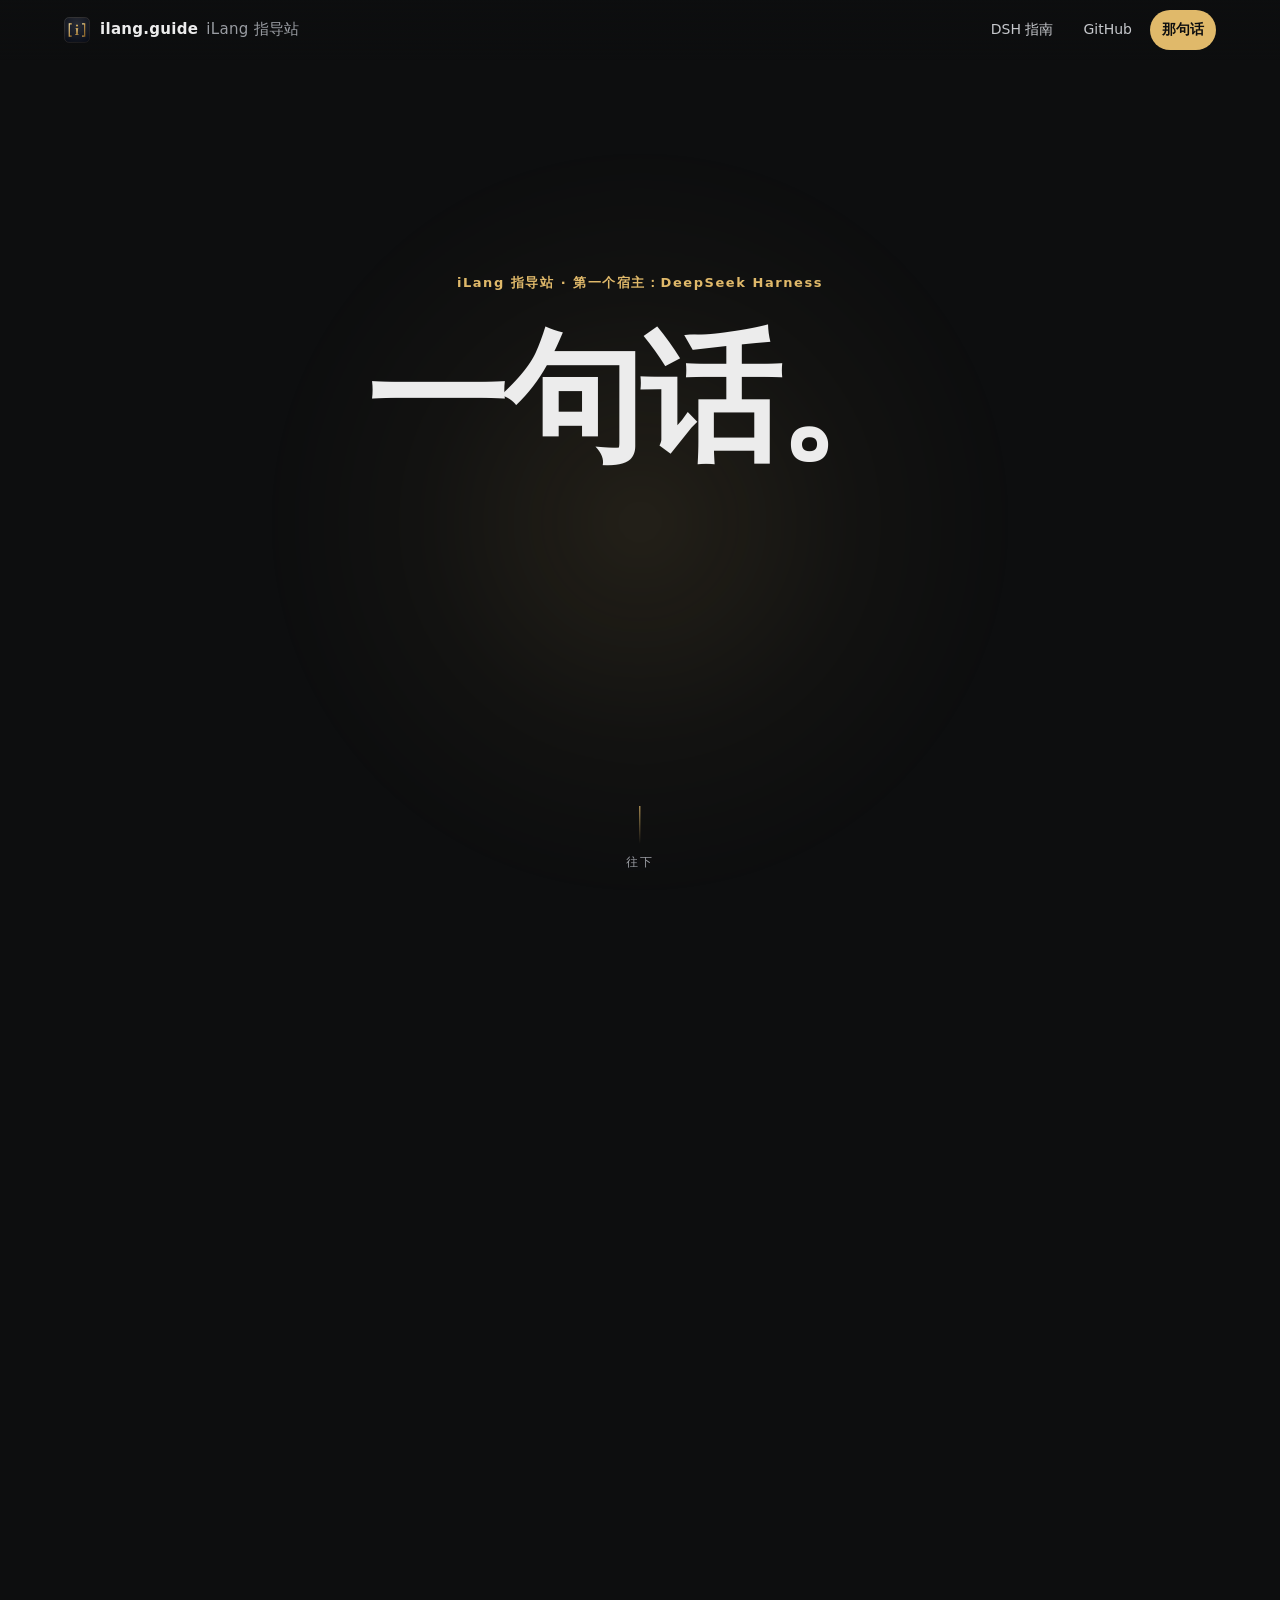
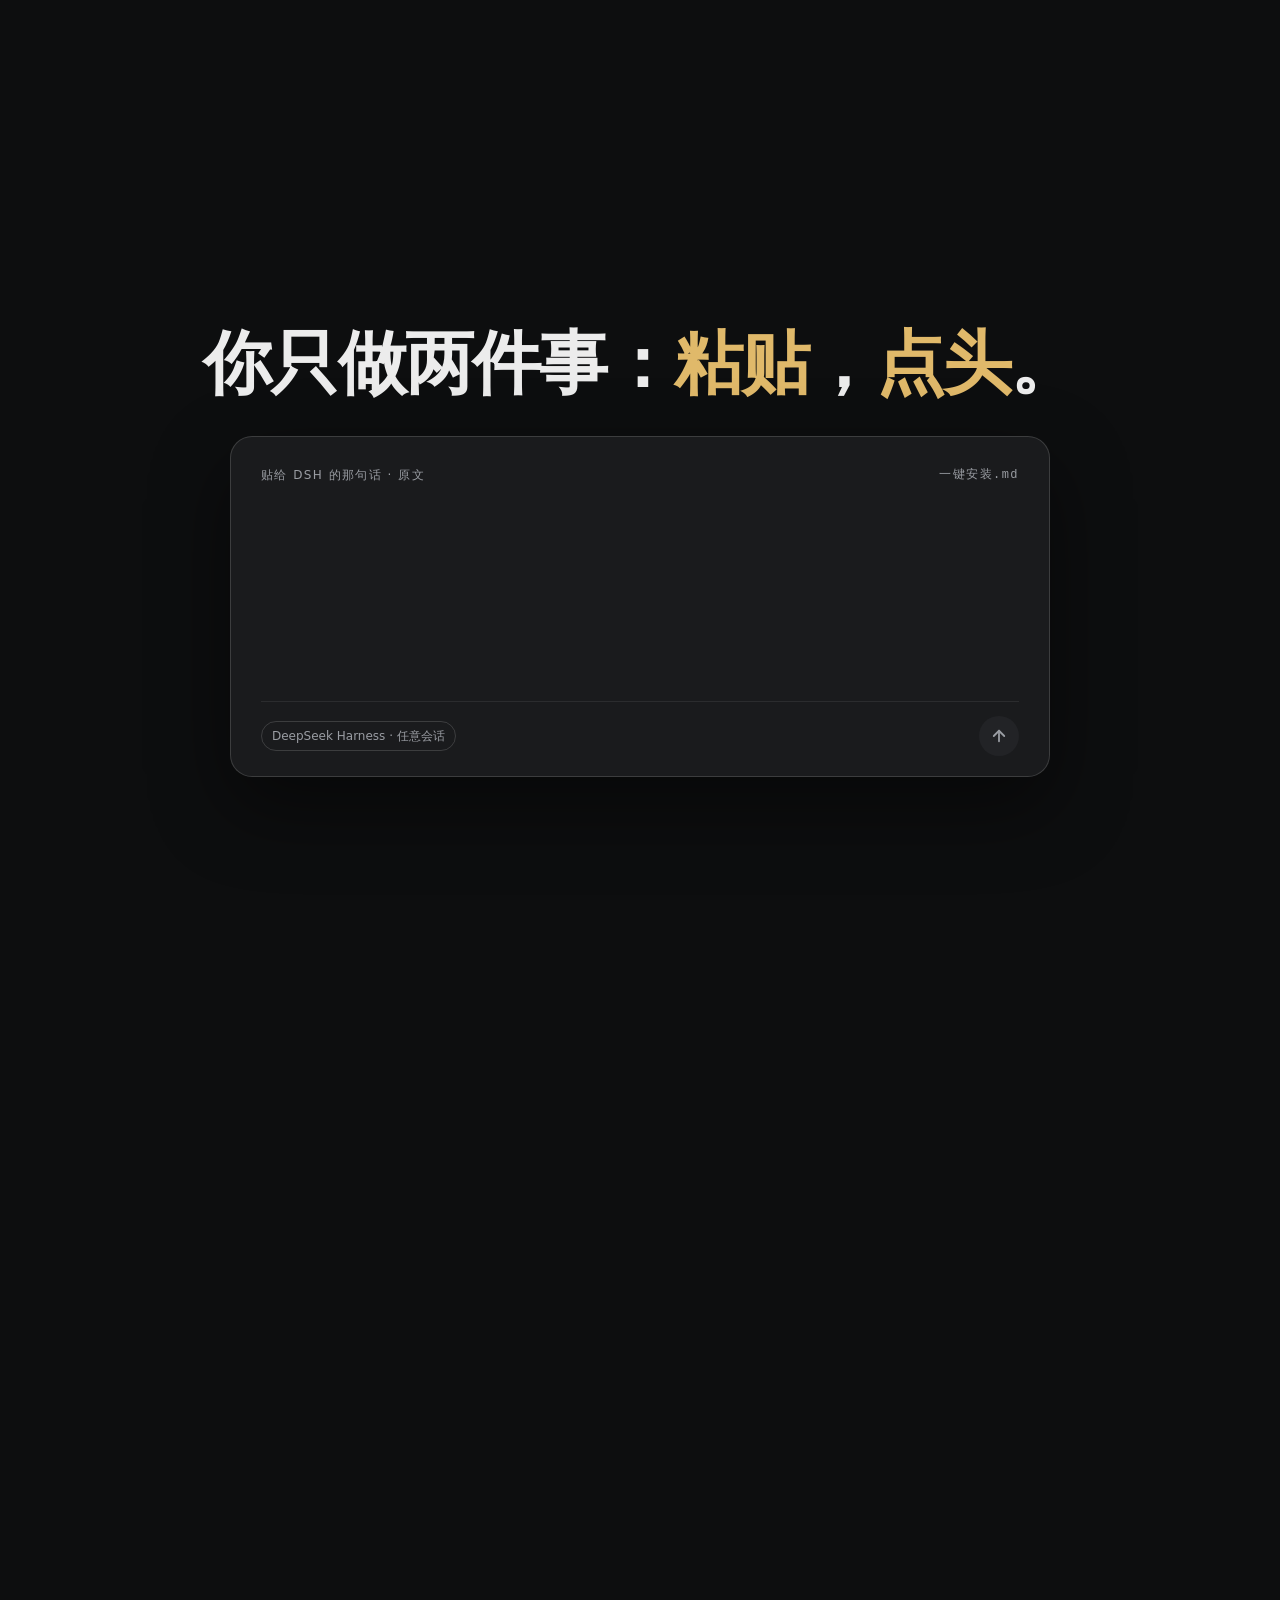
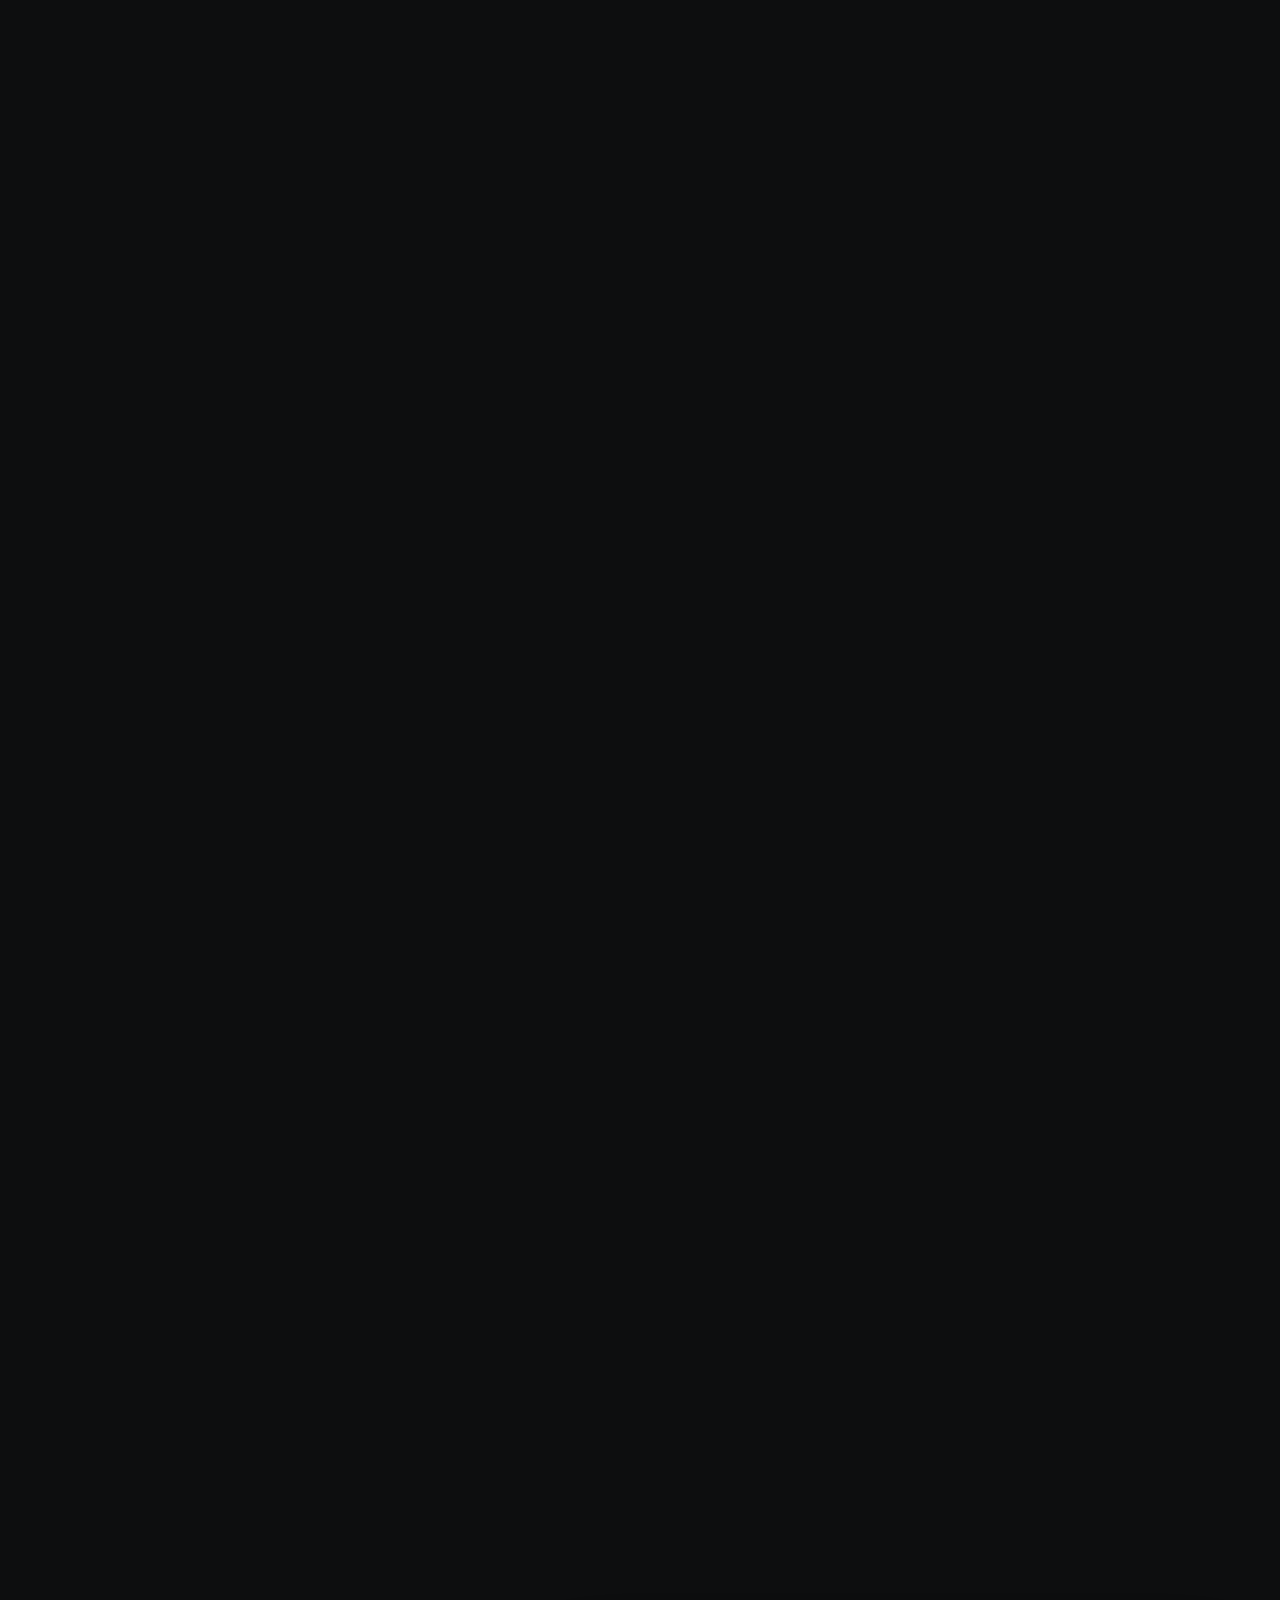
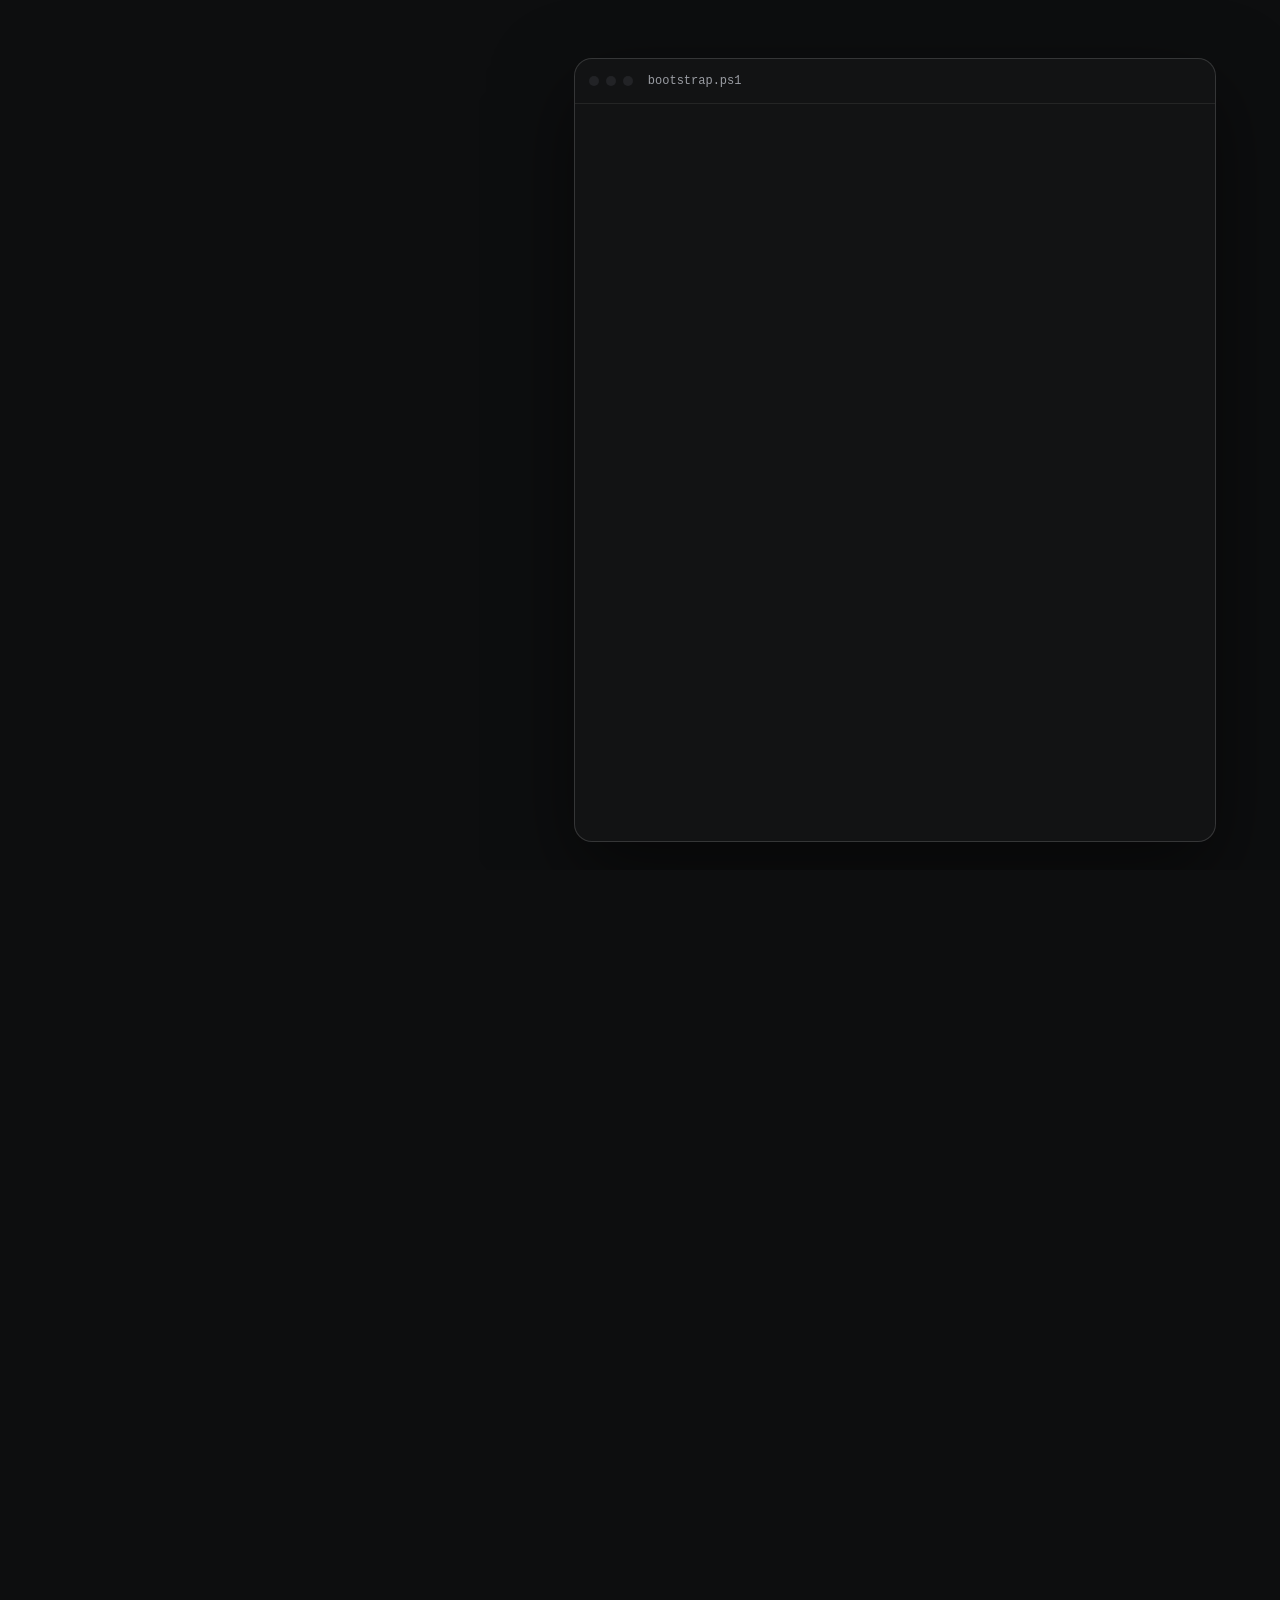
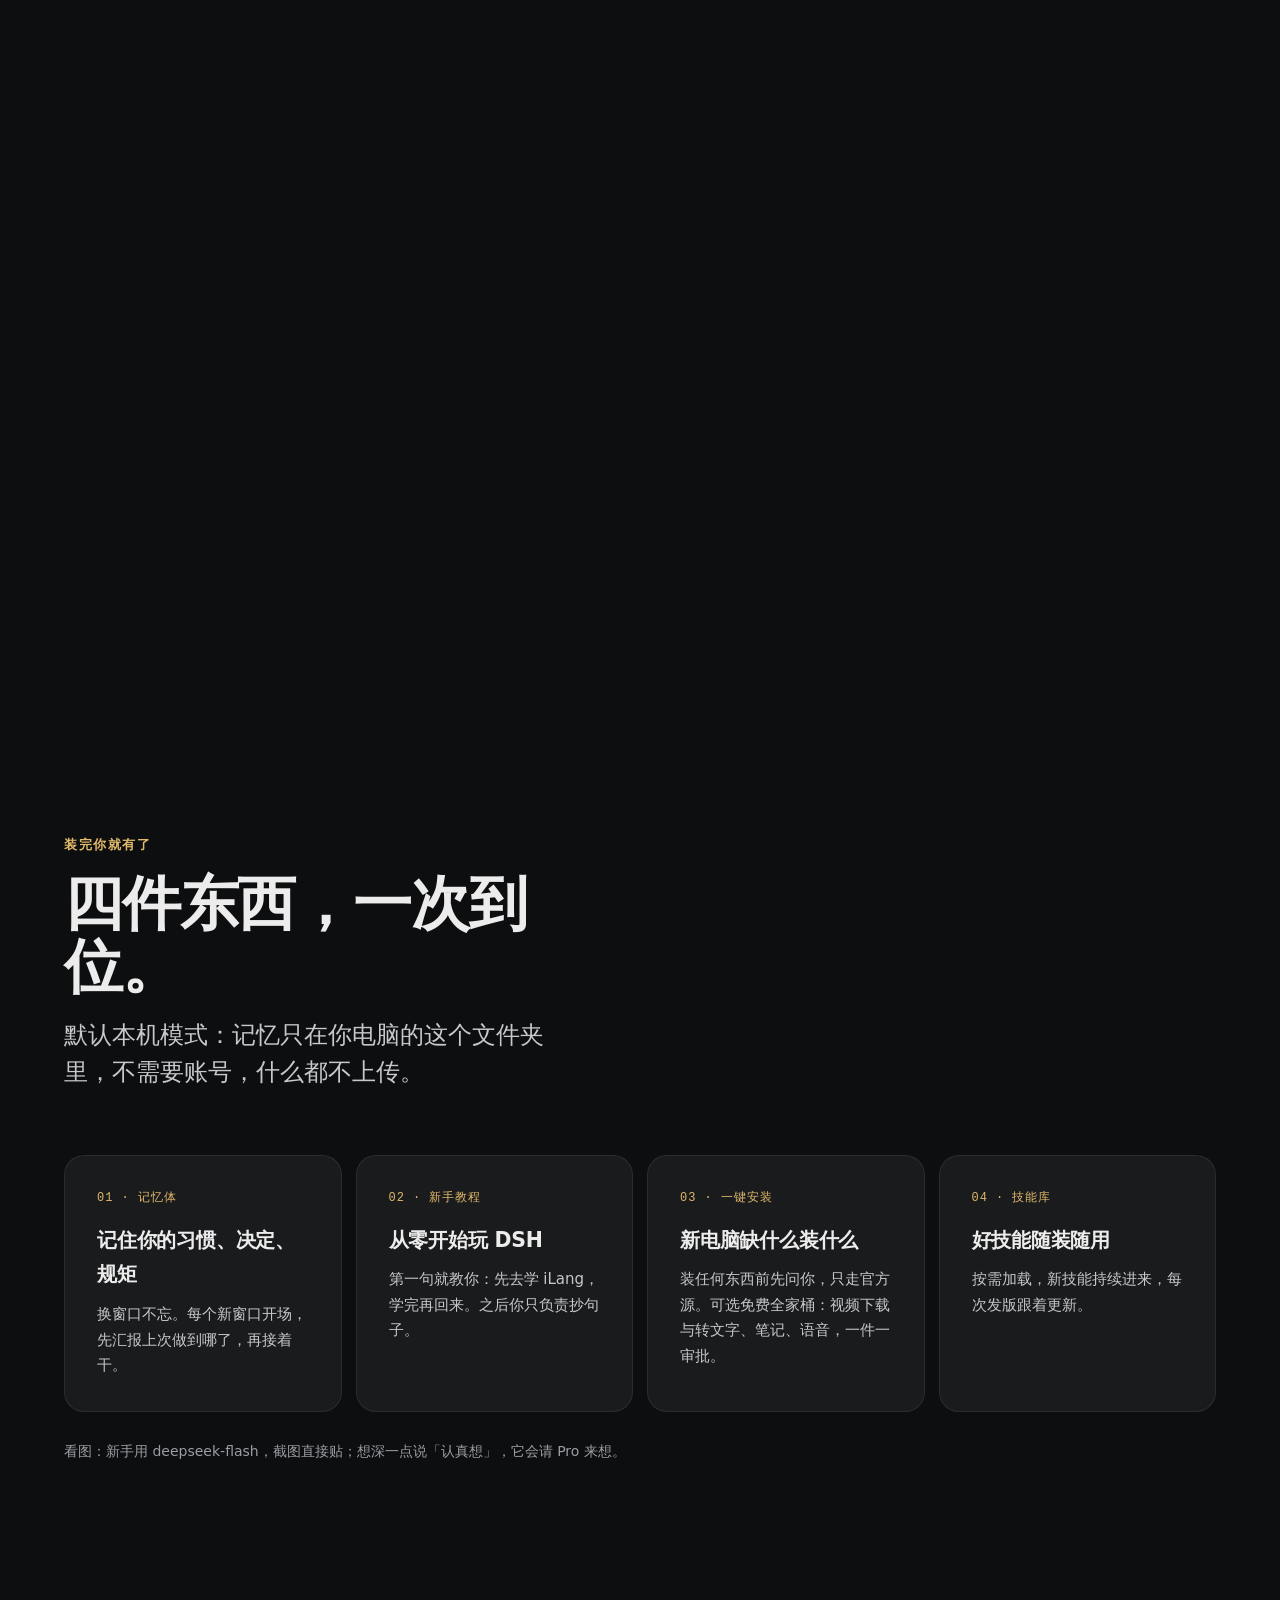
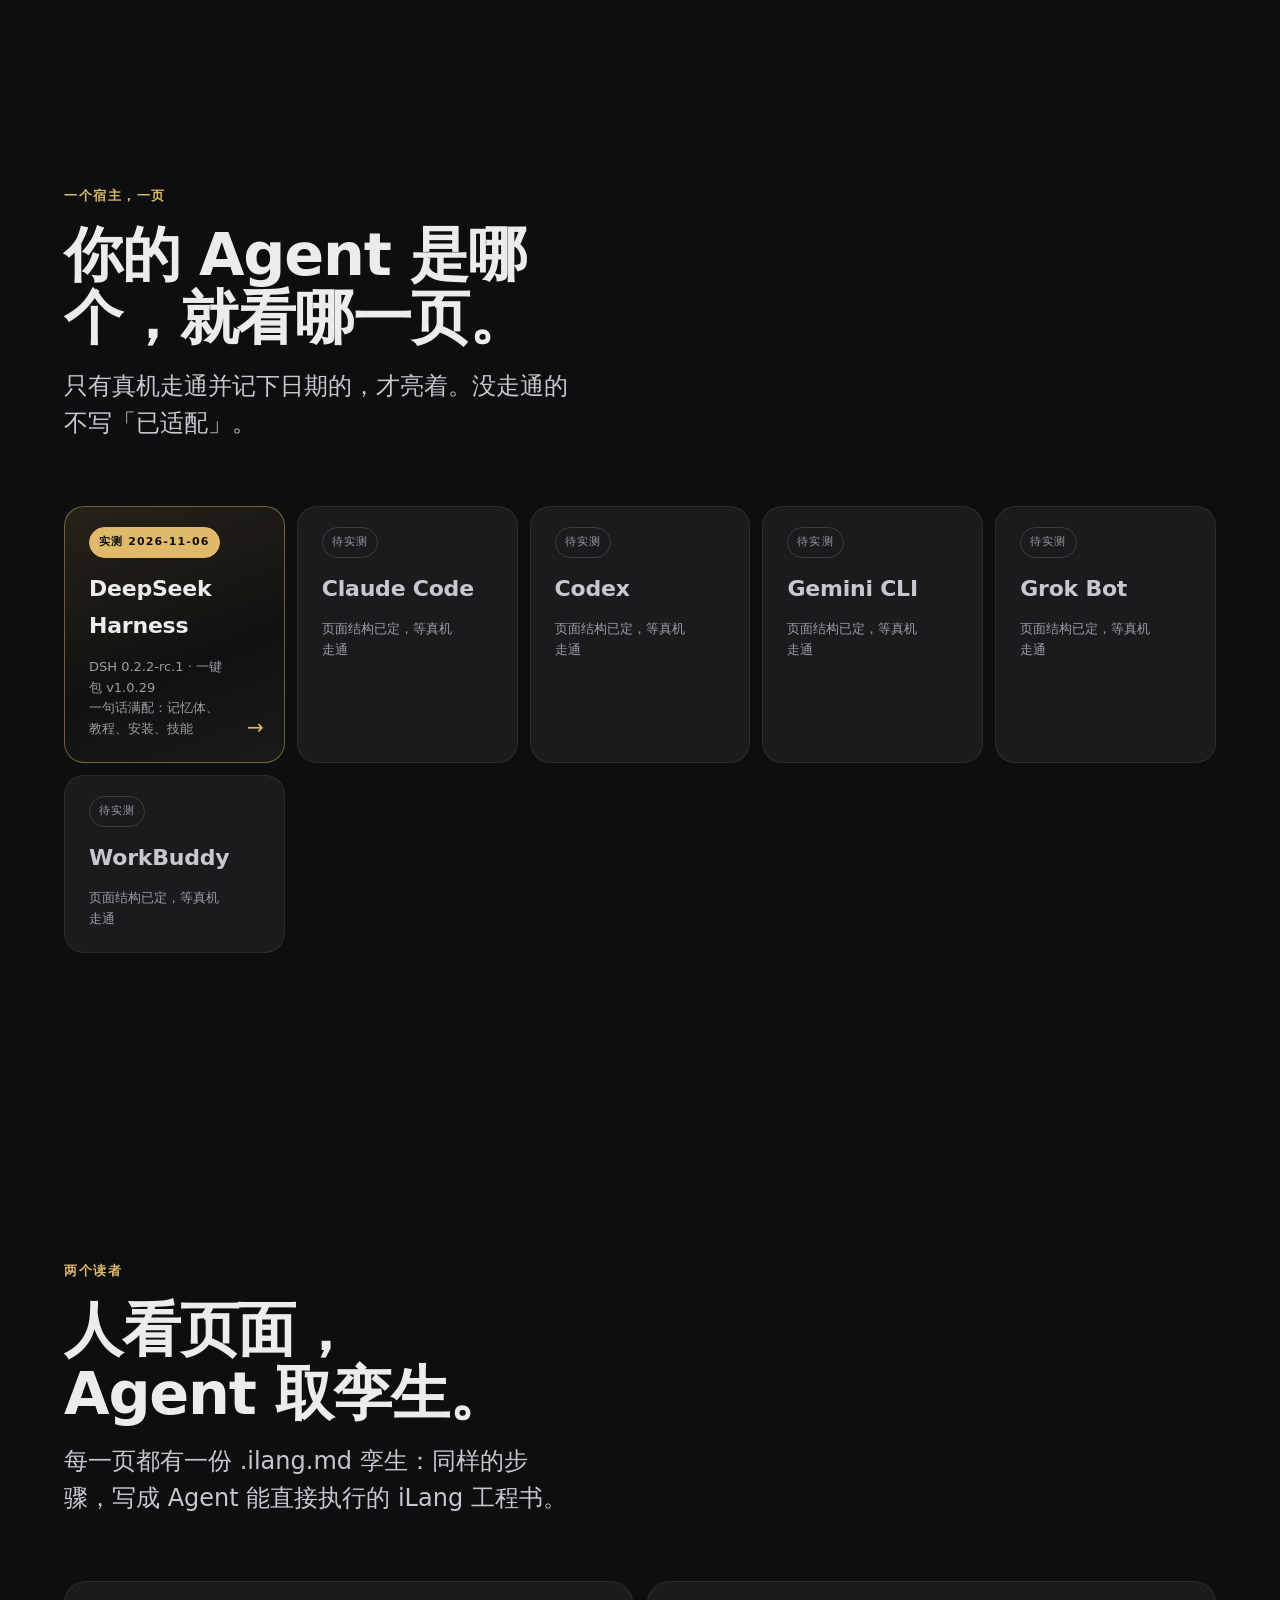
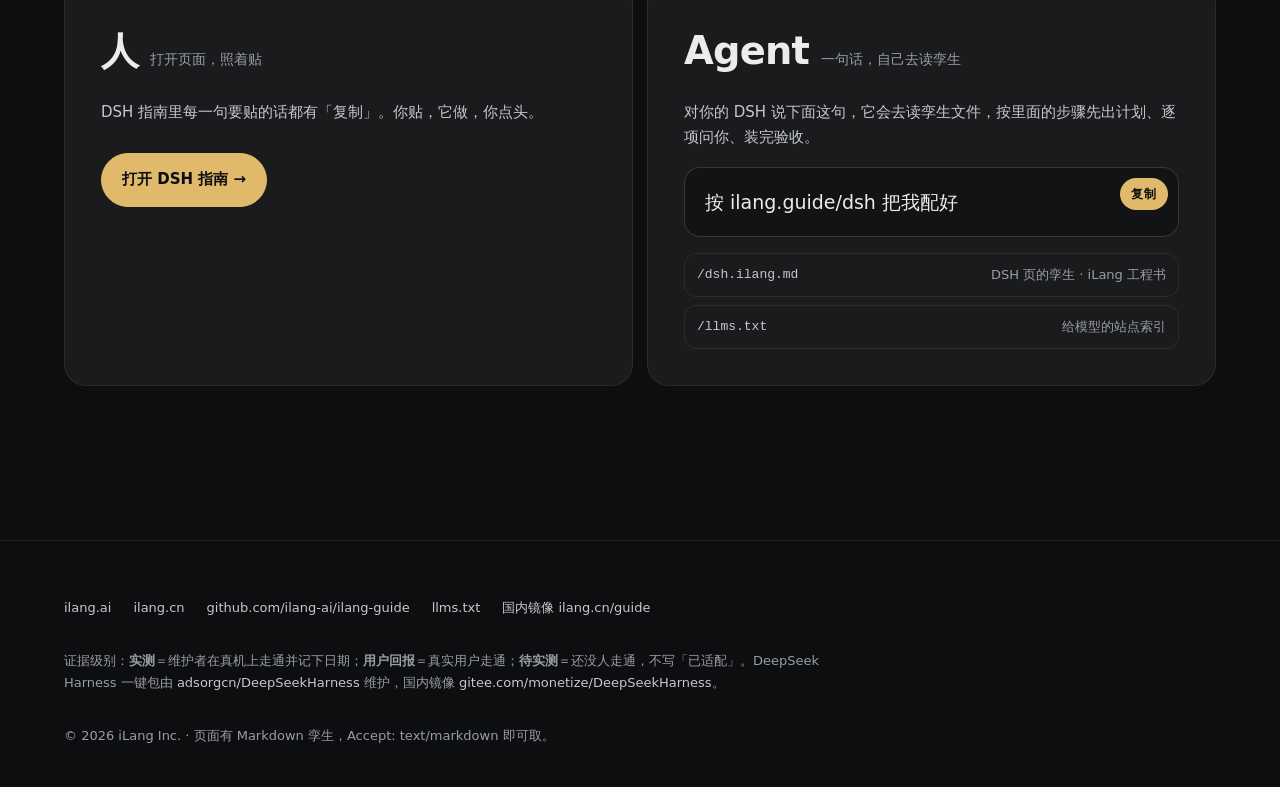
<file: index.html>
<!DOCTYPE html>
<html lang="zh-CN">
<head>
<meta charset="utf-8">
<meta name="viewport" content="width=device-width, initial-scale=1, viewport-fit=cover">
<title>一句话，配好你的 Agent · ilang.guide</title>
<meta name="description" content="ilang.guide 是 iLang 官方指导站：怎么在你的 Agent 上用 iLang。一个宿主一页，人看页面，Agent 取 .ilang.md 孪生照做。第一个宿主：DeepSeek Harness，一句话满配。">
<link rel="canonical" href="https://ilang.guide/">
<link rel="alternate" type="text/markdown" href="https://ilang.guide/index.md">
<link rel="icon" type="image/svg+xml" href="/assets/ilang-logo.svg">
<link rel="apple-touch-icon" href="/assets/ilang-logo-120.png">
<meta name="theme-color" content="#0d0e0f">
<meta property="og:type" content="website">
<meta property="og:site_name" content="ilang.guide">
<meta property="og:title" content="一句话，配好你的 Agent">
<meta property="og:description" content="iLang 官方指导站。一个宿主一页：人看页面，Agent 取孪生照做。第一个宿主：DeepSeek Harness。">
<meta property="og:url" content="https://ilang.guide/">
<meta property="og:image" content="https://ilang.guide/assets/ilang-logo-120.png">
<meta name="twitter:card" content="summary">
<link rel="ai-catalog" href="/.well-known/ai-catalog.json">
<link rel="api-catalog" href="/.well-known/api-catalog">
<link rel="service-desc" href="/openapi.json" type="application/json">
<link rel="stylesheet" href="/assets/site.css?v=7">
<script type="application/ld+json">
{"@context":"https://schema.org","@graph":[
 {"@type":"WebSite","@id":"https://ilang.guide/#site","url":"https://ilang.guide/","name":"ilang.guide","inLanguage":"zh-CN","description":"iLang 官方指导站：怎么在你的 Agent 上用 iLang。一个宿主一页，人看页面，Agent 取 .ilang.md 孪生照做。","publisher":{"@id":"https://ilang.ai/#org"}},
 {"@type":"Organization","@id":"https://ilang.ai/#org","name":"iLang Inc.","url":"https://ilang.ai/","logo":"https://ilang.guide/assets/ilang-logo-120.png","sameAs":["https://ilang.ai/","https://ilang.cn/","https://github.com/ilang-ai"]}
]}
</script>
</head>
<body>
<a class="sr" href="#main">跳到内容</a>
<div class="progress" aria-hidden="true"></div>
<header class="nav">
  <a class="brand" href="/"><img src="/assets/ilang-logo.svg" alt="" width="26" height="26"><span><b>ilang.guide</b><i>iLang 指导站</i></span></a>
  <nav class="links" aria-label="站内">
    <a href="/dsh/">DSH 指南</a>
    <a class="hide-m" href="https://github.com/ilang-ai/ilang-guide" target="_blank" rel="noopener">GitHub</a>
    <a class="cta" href="/dsh/#say">那句话</a>
  </nav>
</header>

<main id="main">

<!-- 幕一：一句话 -->
<section class="act act-hero" aria-label="开场">
  <div class="stage">
    <div class="glow" aria-hidden="true"></div>
    <div class="inner">
      <div class="eyebrow" data-out="0.86">iLang 指导站 · 第一个宿主：DeepSeek Harness</div>
      <h1 class="h-display" data-out="0.86">一句话。</h1>
      <p class="h-display l2" data-in="0.10" data-span="0.18" data-out="0.86">你的 Agent 就满配了。</p>
      <p class="h-sub" data-in="0.32" data-span="0.16" data-out="0.86">人看这一页，Agent 取孪生文件照做。<br>记忆体、新手教程、一键安装、技能库——你只粘贴，只点头。</p>
    </div>
    <div class="cue" data-out="0.06" data-span="0.06" aria-hidden="true"><i></i>往下</div>
  </div>
</section>

<!-- 幕二：那句话逐字打出 -->
<section class="act act-say" id="say" aria-label="那句话">
  <div class="stage">
    <div class="inner">
      <h2 class="h-big" data-out="0.96" data-span="0.06">你只做两件事：<span class="nowrap"><span class="gold">粘贴</span>，<span class="gold">点头</span>。</span></h2>
      <div class="composer" role="group" aria-label="贴给 DSH 的那句话">
        <div class="label"><span>贴给 DSH 的那句话 · 原文</span><span class="mono">一键安装.md</span></div>
        <p class="text" data-in="0.06" data-span="0.66" data-type="帮我装 iLang DSH 工具包，照 https://ilang.cn/guide/dsh/install.md 做。">帮我装 iLang DSH 工具包，照 https://ilang.cn/guide/dsh/install.md 做。</p>
        <div class="bar">
          <span class="chip">DeepSeek Harness · 任意会话</span>
          <span class="send" data-at="0.78" aria-hidden="true"><svg viewBox="0 0 24 24" fill="none" stroke="currentColor" stroke-width="2.4" stroke-linecap="round" stroke-linejoin="round"><path d="M12 19V5"/><path d="M5 12l7-7 7 7"/></svg></span>
        </div>
      </div>
      <p class="h-sub" data-in="0.84" data-span="0.12">剩下的它全包。装环境先问你，放好全套，问几个问题认识你。</p>
    </div>
  </div>
</section>

<!-- 幕三：它自己装 -->
<section class="act act-run" aria-label="它先列计划，你点头它才动手">
  <div class="stage">
    <div class="inner">
      <div class="copy">
        <div data-in="0.02" data-span="0.08" data-out="0.50">
          <h2 class="h-big">它先列计划，<br>一个字节都不改。</h2>
          <small>这是 bootstrap.ps1 自己打印的原话（Windows；macOS 与 Linux 走 bootstrap.sh）。默认只检测。</small>
        </div>
        <div data-in="0.56" data-span="0.10">
          <h2 class="h-big">你点头后，<br>它才动手。</h2>
          <small>装 Git、装 Python 这类动到系统的事，每一项单独问你；软件只从官方源装。失败即停，不报完成。</small>
        </div>
      </div>
      <div class="term" aria-label="bootstrap.ps1 的输出">
        <div class="top" aria-hidden="true"><i></i><i></i><i></i><span>bootstrap.ps1</span></div>
<pre><span class="ln hd" data-at="0.06">== DeepSeekHarness 记忆体引导 ==</span>
<span class="ln" data-at="0.10">git     : 已装</span>
<span class="ln" data-at="0.13">python  : 已装</span>
<span class="ln" data-at="0.16">winget  : 可用（官方包管理器）</span>
<span class="ln" data-at="0.19">目标仓库: 待克隆 -> C:\Users\&lt;你&gt;\dsh-memory</span>
<span class="ln" data-at="0.22">产品源  : 自动探测（GitHub 优先，不可达走国内镜像 gitee.com/monetize/DeepSeekHarness）——本轮: github</span>
<span class="ln gap" data-at="0.25"></span>
<span class="ln hd" data-at="0.27">计划：</span>
<span class="ln" data-at="0.30">  - 克隆 https://github.com/adsorgcn/DeepSeekHarness.git -> C:\Users\&lt;你&gt;\dsh-memory</span>
<span class="ln" data-at="0.33">  - 切目录 C:\Users\&lt;你&gt;\dsh-memory 并跑 python tools\brain.py check 验收（失败即停）</span>
<span class="ln" data-at="0.36">  - 安装记忆推送保护钩子（私人记忆不确认不得推送）</span>
<span class="ln gap" data-at="0.39"></span>
<span class="ln gold" data-at="0.41">（默认只出计划，不做任何改动。确认后：agent 逐项征得你同意，再以 -Install -Yes 执行。）</span>
<span class="ln mark" data-at="0.60">—— 你点头之后 ——</span>
<span class="ln" data-at="0.66">克隆仓库（github）...</span>
<span class="ln dim" data-at="0.72">… 这里是 git 与 brain.py check 的实际输出 …</span>
<span class="ln" data-at="0.78">已安装记忆推送保护钩子（推私人记忆前需显式确认 DSH_ALLOW_MEMORY_PUSH=1）。</span>
<span class="ln gap" data-at="0.84"></span>
<span class="ln gold" data-at="0.88">完成。关掉这个窗口重开一个，把 C:\Users\&lt;你&gt;\dsh-memory 选为工作区，它第一句应该汇报上次做到哪；没看到就把屏幕上的内容贴给你的 DSH。</span></pre>
      </div>
    </div>
  </div>
</section>

<!-- 幕四：验收时刻 -->
<section class="act act-moment" aria-label="验收时刻">
  <div class="stage">
    <div class="inner">
      <h2 class="h-display" data-in="0.04" data-span="0.10" data-out="0.30">关掉窗口。</h2>
      <h2 class="h-display" data-in="0.34" data-span="0.10" data-out="0.56">重开。</h2>
      <div class="final" data-in="0.60" data-span="0.12">
        <h2 class="h-big">它第一句，<br><span class="gold">汇报上次做到哪。</span></h2>
        <p class="h-sub" data-in="0.78" data-span="0.12">看到了，就是装好了。</p>
      </div>
    </div>
  </div>
</section>

<!-- 装完你就有了 -->
<section class="sec" aria-label="装完你就有了">
  <div class="inner">
    <div class="head reveal">
      <div class="eyebrow">装完你就有了</div>
      <h2 class="h-sec">四件东西，一次到位。</h2>
      <p class="h-sub">默认本机模式：记忆只在你电脑的这个文件夹里，不需要账号，什么都不上传。</p>
    </div>
    <div class="grid">
      <div class="card reveal"><div class="k">01 · 记忆体</div><h3>记住你的习惯、决定、规矩</h3><p>换窗口不忘。每个新窗口开场，先汇报上次做到哪了，再接着干。</p></div>
      <div class="card reveal"><div class="k">02 · 新手教程</div><h3>从零开始玩 DSH</h3><p>第一句就教你：先去学 iLang，学完再回来。之后你只负责抄句子。</p></div>
      <div class="card reveal"><div class="k">03 · 一键安装</div><h3>新电脑缺什么装什么</h3><p>装任何东西前先问你，只走官方源。可选免费全家桶：视频下载与转文字、笔记、语音，一件一审批。</p></div>
      <div class="card reveal"><div class="k">04 · 技能库</div><h3>好技能随装随用</h3><p>按需加载，新技能持续进来，每次发版跟着更新。</p></div>
    </div>
    <p class="note reveal">看图：新手用 deepseek-flash，截图直接贴；想深一点说「认真想」，它会请 Pro 来想。</p>
  </div>
</section>

<!-- 宿主墙 -->
<section class="sec" id="hosts" aria-label="宿主">
  <div class="inner">
    <div class="head reveal">
      <div class="eyebrow">一个宿主，一页</div>
      <h2 class="h-sec">你的 Agent 是哪个，就看哪一页。</h2>
      <p class="h-sub">只有真机走通并记下日期的，才亮着。没走通的不写「已适配」。</p>
    </div>
    <div class="hosts">
      <a class="host live reveal" href="/dsh/"><span class="chip">实测 2026-11-06</span><div class="name">DeepSeek Harness</div><div class="meta">DSH 0.2.2-rc.1 · 一键包 v1.0.29<br>一句话满配：记忆体、教程、安装、技能</div><span class="arrow" aria-hidden="true">→</span></a>
      <div class="host soon reveal"><span class="chip">待实测</span><div class="name">Claude Code</div><div class="meta">页面结构已定，等真机走通</div></div>
      <div class="host soon reveal"><span class="chip">待实测</span><div class="name">Codex</div><div class="meta">页面结构已定，等真机走通</div></div>
      <div class="host soon reveal"><span class="chip">待实测</span><div class="name">Gemini CLI</div><div class="meta">页面结构已定，等真机走通</div></div>
      <div class="host soon reveal"><span class="chip">待实测</span><div class="name">Grok Bot</div><div class="meta">页面结构已定，等真机走通</div></div>
      <div class="host soon reveal"><span class="chip">待实测</span><div class="name">WorkBuddy</div><div class="meta">页面结构已定，等真机走通</div></div>
    </div>
  </div>
</section>

<!-- 两个读者 -->
<section class="sec" id="agent" aria-label="人看页面，Agent 取孪生">
  <div class="inner">
    <div class="head reveal">
      <div class="eyebrow">两个读者</div>
      <h2 class="h-sec">人看页面，<br>Agent 取孪生。</h2>
      <p class="h-sub">每一页都有一份 .ilang.md 孪生：同样的步骤，写成 Agent 能直接执行的 iLang 工程书。</p>
    </div>
    <div class="two">
      <div class="reader reveal">
        <div class="who"><b>人</b><span>打开页面，照着贴</span></div>
        <p>DSH 指南里每一句要贴的话都有「复制」。你贴，它做，你点头。</p>
        <div class="btns"><a class="btn primary" href="/dsh/">打开 DSH 指南 →</a></div>
      </div>
      <div class="reader reveal">
        <div class="who"><b>Agent</b><span>一句话，自己去读孪生</span></div>
        <p>对你的 DSH 说下面这句，它会去读孪生文件，按里面的步骤先出计划、逐项问你、装完验收。</p>
        <div class="quote"><span class="q" id="agent-line">按 ilang.guide/dsh 把我配好</span><button class="copybtn" data-copy="#agent-line">复制</button></div>
        <div class="files">
          <a href="/dsh.ilang.md">/dsh.ilang.md <span>DSH 页的孪生 · iLang 工程书</span></a>
          <a href="/llms.txt">/llms.txt <span>给模型的站点索引</span></a>
        </div>
      </div>
    </div>
  </div>
</section>

</main>

<footer class="foot">
  <div class="inner">
    <div class="row">
      <a href="https://ilang.ai" target="_blank" rel="noopener">ilang.ai</a>
      <a href="https://ilang.cn" target="_blank" rel="noopener">ilang.cn</a>
      <a href="https://github.com/ilang-ai/ilang-guide" target="_blank" rel="noopener">github.com/ilang-ai/ilang-guide</a>
      <a href="/llms.txt">llms.txt</a>
      <a href="https://ilang.cn/guide/">国内镜像 ilang.cn/guide</a>
    </div>
    <p class="legend">证据级别：<b>实测</b>＝维护者在真机上走通并记下日期；<b>用户回报</b>＝真实用户走通；<b>待实测</b>＝还没人走通，不写「已适配」。DeepSeek Harness 一键包由 <a href="https://github.com/adsorgcn/DeepSeekHarness" target="_blank" rel="noopener">adsorgcn/DeepSeekHarness</a> 维护，国内镜像 <a href="https://gitee.com/monetize/DeepSeekHarness" target="_blank" rel="noopener">gitee.com/monetize/DeepSeekHarness</a>。</p>
    <div class="row">© 2026 iLang Inc. · 页面有 Markdown 孪生，Accept: text/markdown 即可取。</div>
  </div>
</footer>
<script src="/assets/site.js?v=7" defer></script>
</body>
</html>
</file>
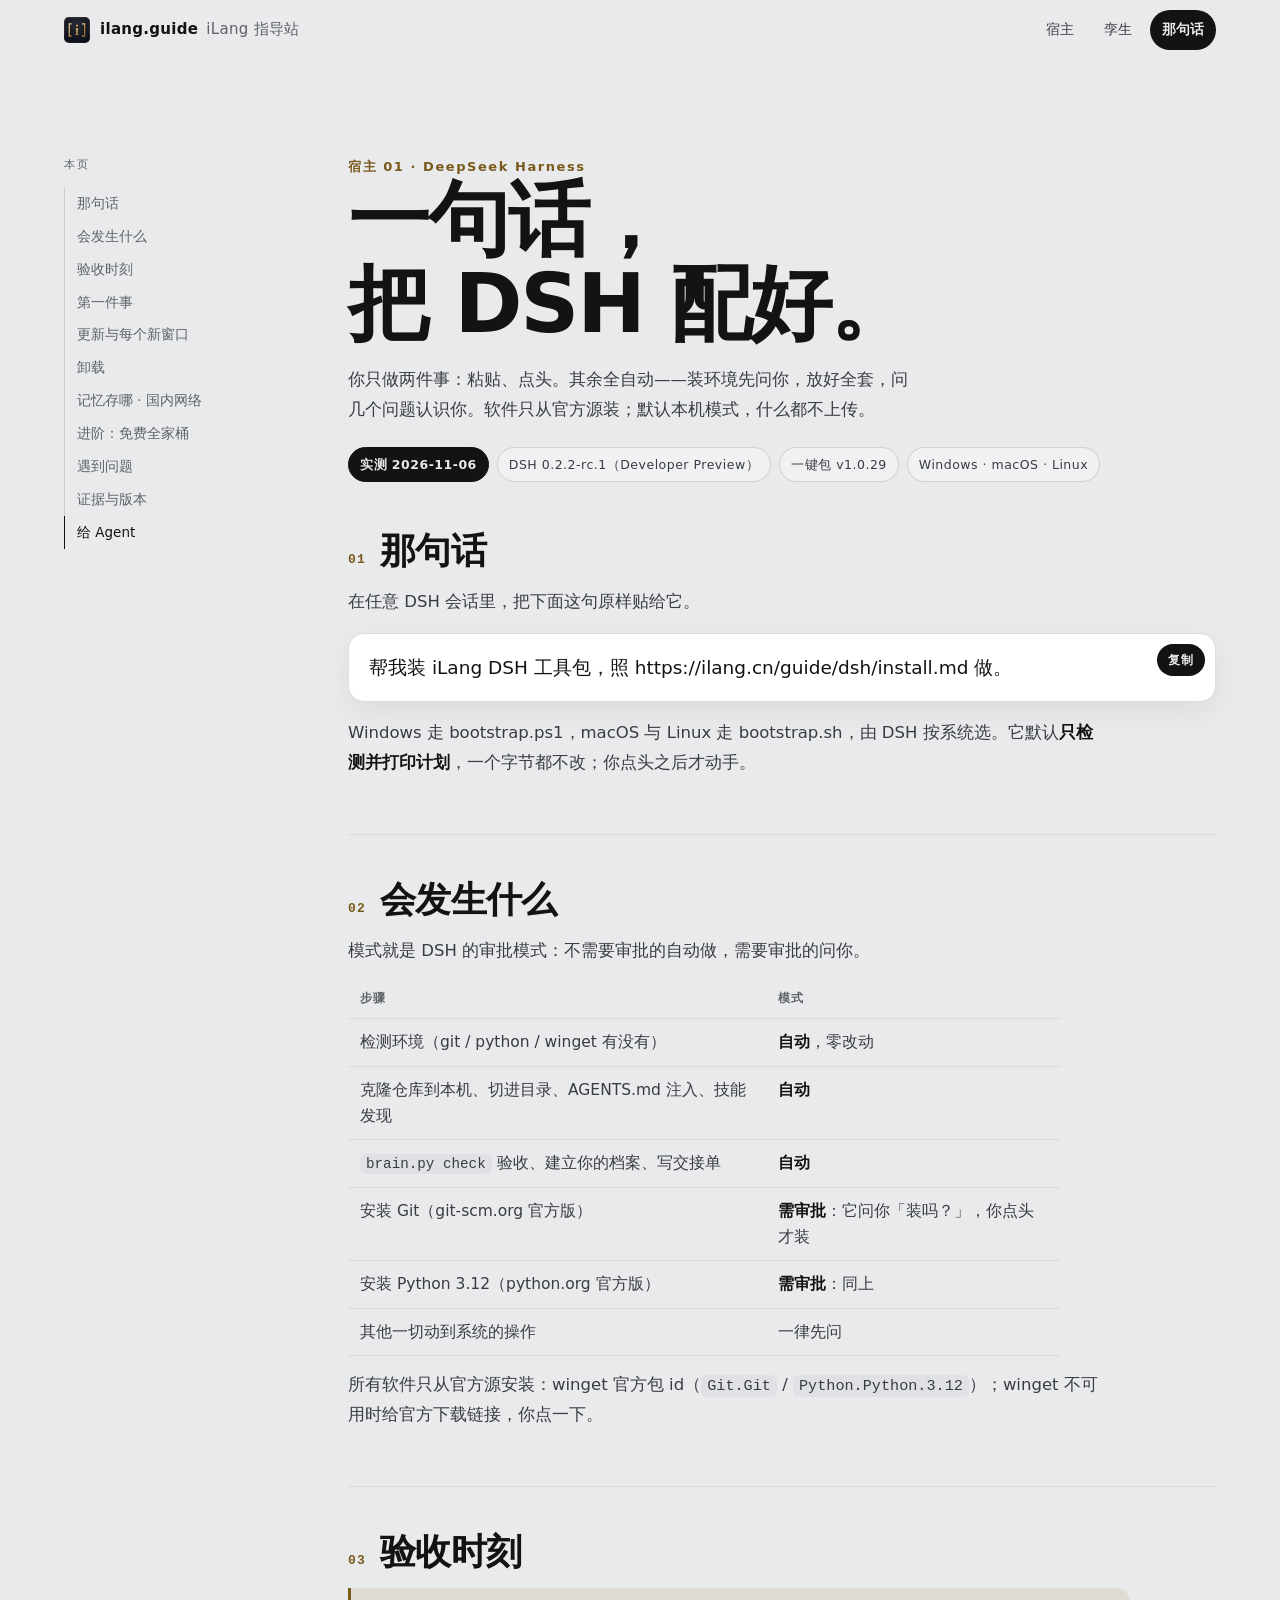
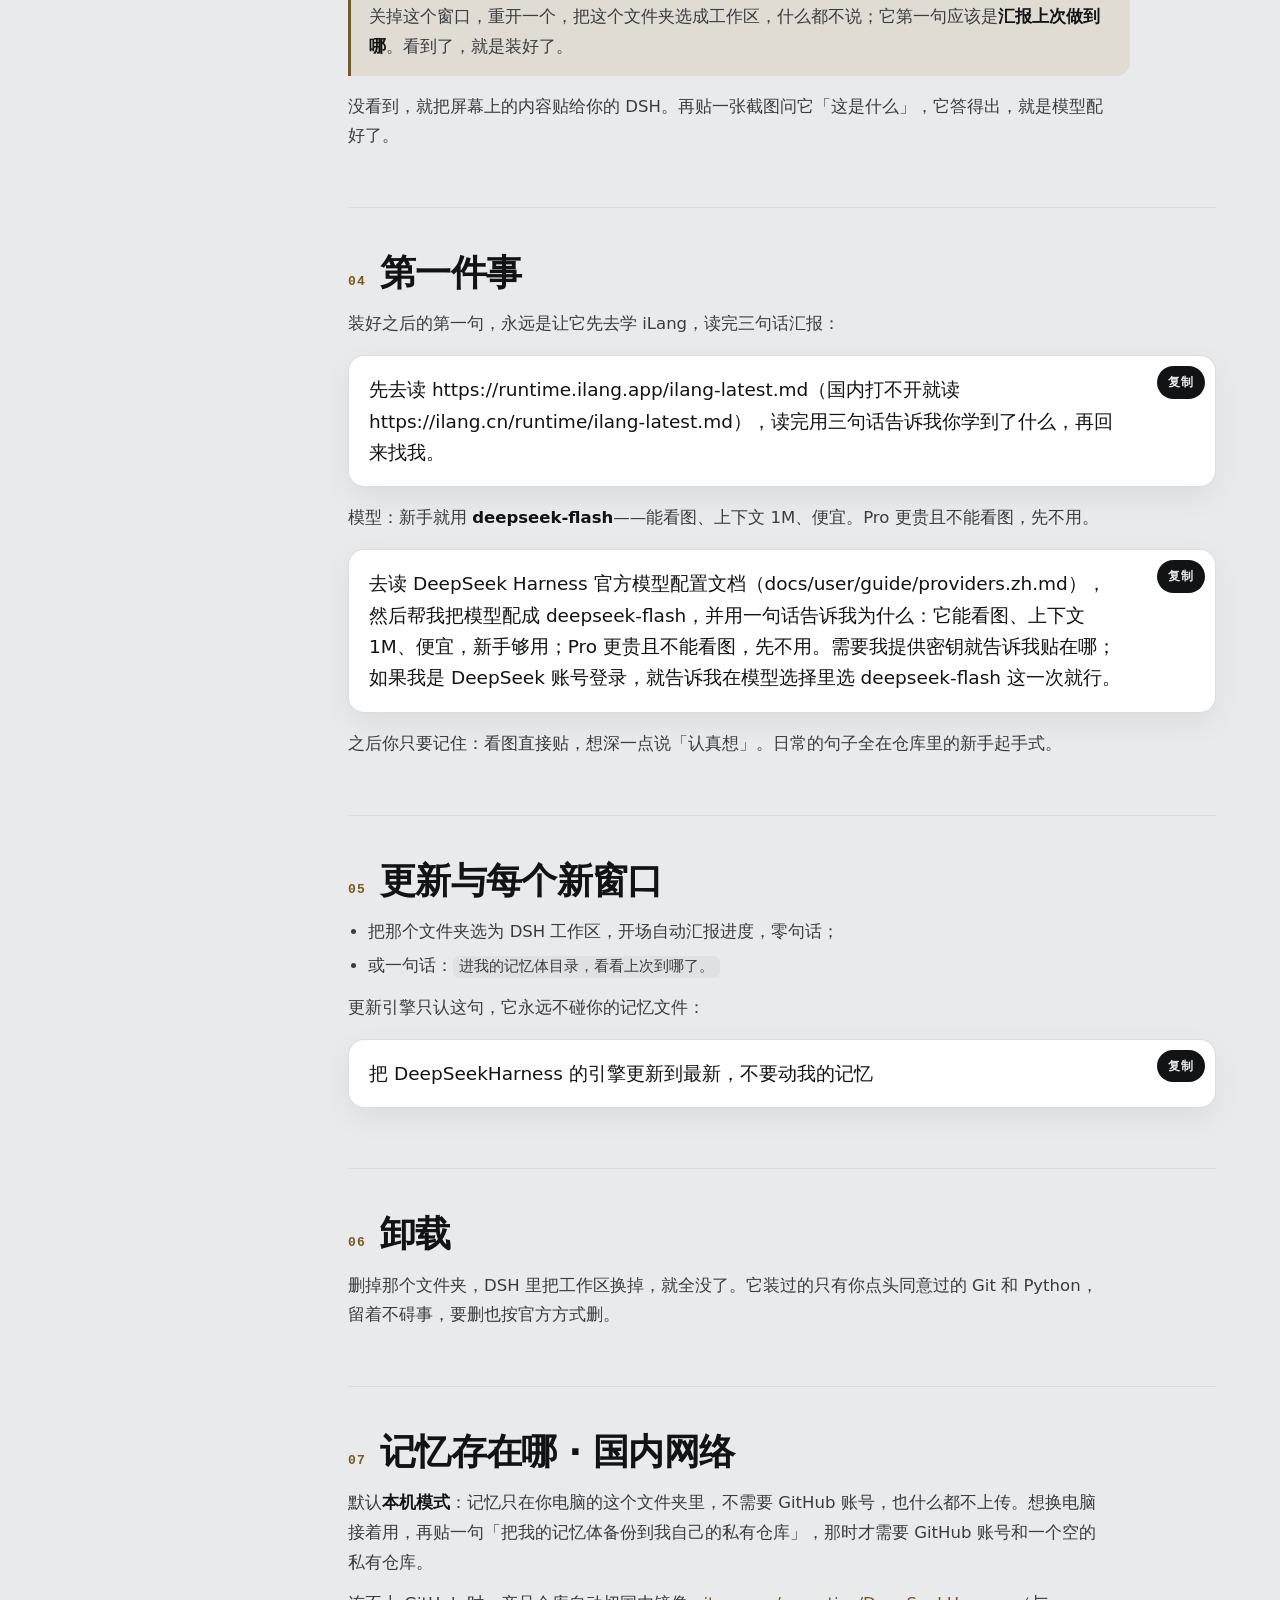
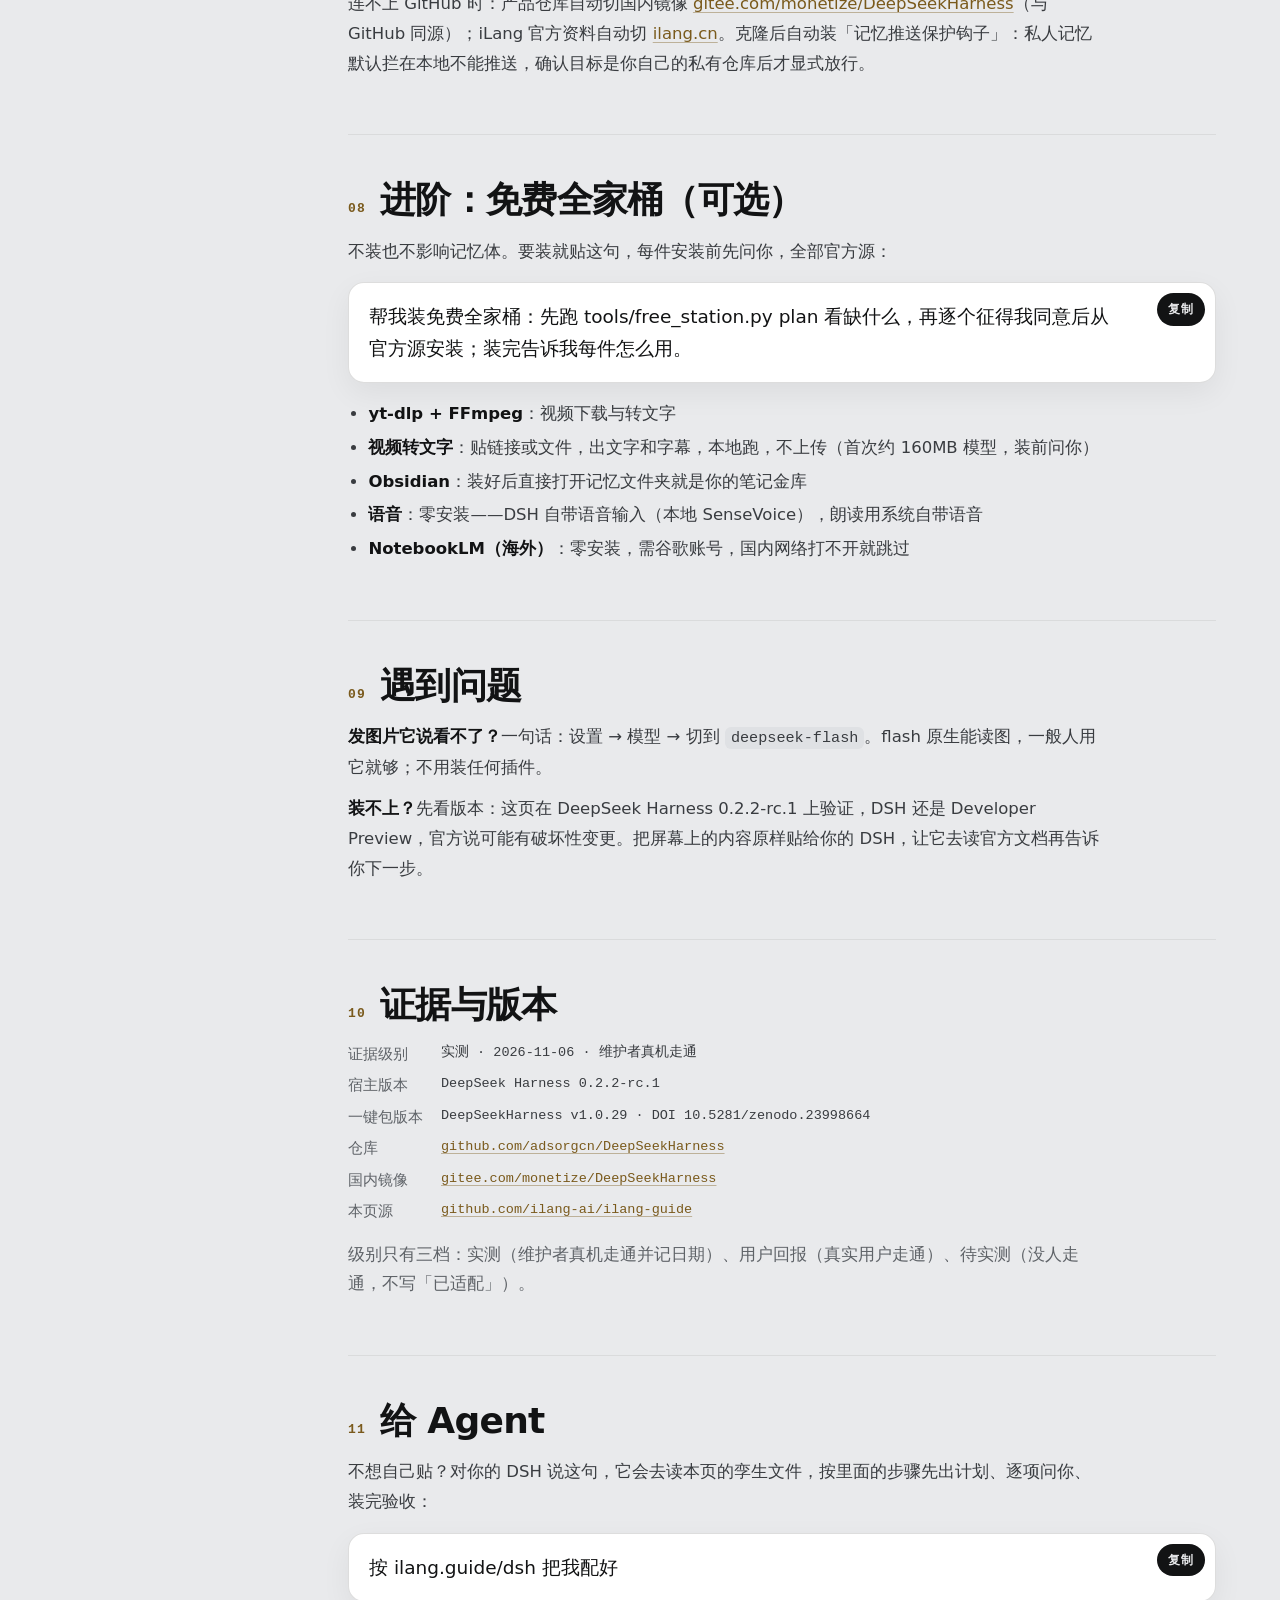
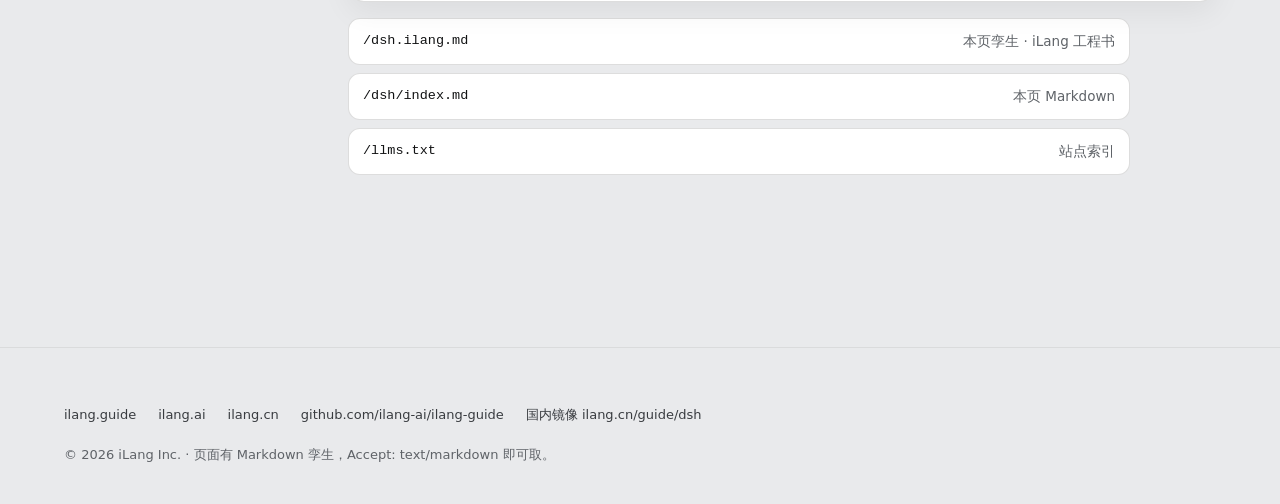
<file: dsh/index.html>
<!DOCTYPE html>
<html lang="zh-CN">
<head>
<meta charset="utf-8">
<meta name="viewport" content="width=device-width, initial-scale=1, viewport-fit=cover">
<title>DeepSeek Harness：一句话配好 · ilang.guide</title>
<meta name="description" content="在 DeepSeek Harness（DSH）上用 iLang：贴一句话，它自己装齐记忆体、新手教程、一键安装、技能库。装前先问你，软件只从官方源装，默认本机模式什么都不上传。含验收时刻、第一件事、更新与卸载。">
<link rel="canonical" href="https://ilang.guide/dsh/">
<link rel="alternate" type="text/markdown" href="https://ilang.guide/dsh/index.md">
<link rel="alternate" type="text/markdown" href="https://ilang.guide/dsh.ilang.md" title="Agent 孪生（iLang 工程书）">
<link rel="icon" type="image/svg+xml" href="/assets/ilang-logo.svg">
<link rel="apple-touch-icon" href="/assets/ilang-logo-120.png">
<meta name="theme-color" content="#e9eaec">
<meta property="og:type" content="article">
<meta property="og:site_name" content="ilang.guide">
<meta property="og:title" content="DeepSeek Harness：一句话配好">
<meta property="og:description" content="贴一句话，DSH 自己装齐记忆体、教程、安装、技能。装前先问你，只走官方源，默认本机模式。">
<meta property="og:url" content="https://ilang.guide/dsh/">
<meta property="og:image" content="https://ilang.guide/assets/ilang-logo-120.png">
<meta name="twitter:card" content="summary">
<link rel="ai-catalog" href="/.well-known/ai-catalog.json">
<link rel="api-catalog" href="/.well-known/api-catalog">
<link rel="service-desc" href="/openapi.json" type="application/json">
<link rel="stylesheet" href="/assets/site.css?v=7">
<script type="application/ld+json">
{"@context":"https://schema.org","@type":"TechArticle","@id":"https://ilang.guide/dsh/#article","headline":"DeepSeek Harness：一句话配好","inLanguage":"zh-CN","url":"https://ilang.guide/dsh/","datePublished":"2026-11-06","dateModified":"2026-11-06","author":{"@type":"Organization","name":"iLang Inc.","url":"https://ilang.ai/"},"publisher":{"@id":"https://ilang.ai/#org"},"isPartOf":{"@id":"https://ilang.guide/#site"},"about":{"@type":"SoftwareApplication","name":"DeepSeek Harness","applicationCategory":"DeveloperApplication"},"description":"在 DeepSeek Harness 上用 iLang：贴一句话，它自己装齐记忆体、新手教程、一键安装、技能库。"}
</script>
</head>
<body class="paper">
<a class="sr" href="#main">跳到内容</a>
<div class="progress" aria-hidden="true"></div>
<header class="nav">
  <a class="brand" href="/"><img src="/assets/ilang-logo.svg" alt="" width="26" height="26"><span><b>ilang.guide</b><i>iLang 指导站</i></span></a>
  <nav class="links" aria-label="站内">
    <a href="/#hosts">宿主</a>
    <a class="hide-m" href="/dsh.ilang.md">孪生</a>
    <a class="cta" href="#say">那句话</a>
  </nav>
</header>

<main id="main" class="doc">
  <div class="inner">
    <aside class="toc" aria-label="本页目录">
      <div class="t">本页</div>
      <a href="#say">那句话</a>
      <a href="#what">会发生什么</a>
      <a href="#verify">验收时刻</a>
      <a href="#first">第一件事</a>
      <a href="#update">更新与每个新窗口</a>
      <a href="#uninstall">卸载</a>
      <a href="#memory">记忆存哪 · 国内网络</a>
      <a href="#extras">进阶：免费全家桶</a>
      <a href="#trouble">遇到问题</a>
      <a href="#evidence">证据与版本</a>
      <a href="#agent">给 Agent</a>
    </aside>

    <article>
      <div class="doc-head">
        <div class="eyebrow">宿主 01 · DeepSeek Harness</div>
        <h1 class="h-big">一句话，<br>把 DSH 配好。</h1>
        <p class="h-sub">你只做两件事：粘贴、点头。其余全自动——装环境先问你，放好全套，问几个问题认识你。软件只从官方源装；默认本机模式，什么都不上传。</p>
        <div class="metas">
          <span class="ok">实测 2026-11-06</span>
          <span>DSH 0.2.2-rc.1（Developer Preview）</span>
          <span>一键包 v1.0.29</span>
          <span>Windows · macOS · Linux</span>
        </div>
      </div>

      <section id="say">
        <h2><small>01</small>那句话</h2>
        <p>在任意 DSH 会话里，把下面这句原样贴给它。</p>
        <div class="quote"><span class="q" id="the-line">帮我装 iLang DSH 工具包，照 https://ilang.cn/guide/dsh/install.md 做。</span><button class="copybtn" data-copy="#the-line">复制</button></div>
        <p>Windows 走 bootstrap.ps1，macOS 与 Linux 走 bootstrap.sh，由 DSH 按系统选。它默认<strong>只检测并打印计划</strong>，一个字节都不改；你点头之后才动手。</p>
      </section>

      <section id="what">
        <h2><small>02</small>会发生什么</h2>
        <p>模式就是 DSH 的审批模式：不需要审批的自动做，需要审批的问你。</p>
        <table>
          <thead><tr><th>步骤</th><th>模式</th></tr></thead>
          <tbody>
            <tr><td>检测环境（git / python / winget 有没有）</td><td><b>自动</b>，零改动</td></tr>
            <tr><td>克隆仓库到本机、切进目录、AGENTS.md 注入、技能发现</td><td><b>自动</b></td></tr>
            <tr><td><code>brain.py check</code> 验收、建立你的档案、写交接单</td><td><b>自动</b></td></tr>
            <tr><td>安装 Git（git-scm.org 官方版）</td><td><b>需审批</b>：它问你「装吗？」，你点头才装</td></tr>
            <tr><td>安装 Python 3.12（python.org 官方版）</td><td><b>需审批</b>：同上</td></tr>
            <tr><td>其他一切动到系统的操作</td><td>一律先问</td></tr>
          </tbody>
        </table>
        <p>所有软件只从官方源安装：winget 官方包 id（<code>Git.Git</code> / <code>Python.Python.3.12</code>）；winget 不可用时给官方下载链接，你点一下。</p>
      </section>

      <section id="verify">
        <h2><small>03</small>验收时刻</h2>
        <div class="callout"><p>关掉这个窗口，重开一个，把这个文件夹选成工作区，什么都不说；它第一句应该是<strong>汇报上次做到哪</strong>。看到了，就是装好了。</p></div>
        <p>没看到，就把屏幕上的内容贴给你的 DSH。再贴一张截图问它「这是什么」，它答得出，就是模型配好了。</p>
      </section>

      <section id="first">
        <h2><small>04</small>第一件事</h2>
        <p>装好之后的第一句，永远是让它先去学 iLang，读完三句话汇报：</p>
        <div class="quote"><span class="q" id="first-line">先去读 https://runtime.ilang.app/ilang-latest.md（国内打不开就读 https://ilang.cn/runtime/ilang-latest.md），读完用三句话告诉我你学到了什么，再回来找我。</span><button class="copybtn" data-copy="#first-line">复制</button></div>
        <p>模型：新手就用 <strong>deepseek-flash</strong>——能看图、上下文 1M、便宜。Pro 更贵且不能看图，先不用。</p>
        <div class="quote"><span class="q" id="model-line">去读 DeepSeek Harness 官方模型配置文档（docs/user/guide/providers.zh.md），然后帮我把模型配成 deepseek-flash，并用一句话告诉我为什么：它能看图、上下文 1M、便宜，新手够用；Pro 更贵且不能看图，先不用。需要我提供密钥就告诉我贴在哪；如果我是 DeepSeek 账号登录，就告诉我在模型选择里选 deepseek-flash 这一次就行。</span><button class="copybtn" data-copy="#model-line">复制</button></div>
        <p>之后你只要记住：看图直接贴，想深一点说「认真想」。日常的句子全在仓库里的新手起手式。</p>
      </section>

      <section id="update">
        <h2><small>05</small>更新与每个新窗口</h2>
        <ul>
          <li>把那个文件夹选为 DSH 工作区，开场自动汇报进度，零句话；</li>
          <li>或一句话：<code>进我的记忆体目录，看看上次到哪了。</code></li>
        </ul>
        <p>更新引擎只认这句，它永远不碰你的记忆文件：</p>
        <div class="quote"><span class="q" id="update-line">把 DeepSeekHarness 的引擎更新到最新，不要动我的记忆</span><button class="copybtn" data-copy="#update-line">复制</button></div>
      </section>

      <section id="uninstall">
        <h2><small>06</small>卸载</h2>
        <p>删掉那个文件夹，DSH 里把工作区换掉，就全没了。它装过的只有你点头同意过的 Git 和 Python，留着不碍事，要删也按官方方式删。</p>
      </section>

      <section id="memory">
        <h2><small>07</small>记忆存在哪 · 国内网络</h2>
        <p>默认<strong>本机模式</strong>：记忆只在你电脑的这个文件夹里，不需要 GitHub 账号，也什么都不上传。想换电脑接着用，再贴一句「把我的记忆体备份到我自己的私有仓库」，那时才需要 GitHub 账号和一个空的私有仓库。</p>
        <p>连不上 GitHub 时：产品仓库自动切国内镜像 <a class="ext" href="https://gitee.com/monetize/DeepSeekHarness" target="_blank" rel="noopener">gitee.com/monetize/DeepSeekHarness</a>（与 GitHub 同源）；iLang 官方资料自动切 <a class="ext" href="https://ilang.cn" target="_blank" rel="noopener">ilang.cn</a>。克隆后自动装「记忆推送保护钩子」：私人记忆默认拦在本地不能推送，确认目标是你自己的私有仓库后才显式放行。</p>
      </section>

      <section id="extras">
        <h2><small>08</small>进阶：免费全家桶（可选）</h2>
        <p>不装也不影响记忆体。要装就贴这句，每件安装前先问你，全部官方源：</p>
        <div class="quote"><span class="q" id="extras-line">帮我装免费全家桶：先跑 tools/free_station.py plan 看缺什么，再逐个征得我同意后从官方源安装；装完告诉我每件怎么用。</span><button class="copybtn" data-copy="#extras-line">复制</button></div>
        <ul>
          <li><strong>yt-dlp + FFmpeg</strong>：视频下载与转文字</li>
          <li><strong>视频转文字</strong>：贴链接或文件，出文字和字幕，本地跑，不上传（首次约 160MB 模型，装前问你）</li>
          <li><strong>Obsidian</strong>：装好后直接打开记忆文件夹就是你的笔记金库</li>
          <li><strong>语音</strong>：零安装——DSH 自带语音输入（本地 SenseVoice），朗读用系统自带语音</li>
          <li><strong>NotebookLM（海外）</strong>：零安装，需谷歌账号，国内网络打不开就跳过</li>
        </ul>
      </section>

      <section id="trouble">
        <h2><small>09</small>遇到问题</h2>
        <p><strong>发图片它说看不了？</strong>一句话：设置 → 模型 → 切到 <code>deepseek-flash</code>。flash 原生能读图，一般人用它就够；不用装任何插件。</p>
        <p><strong>装不上？</strong>先看版本：这页在 DeepSeek Harness 0.2.2-rc.1 上验证，DSH 还是 Developer Preview，官方说可能有破坏性变更。把屏幕上的内容原样贴给你的 DSH，让它去读官方文档再告诉你下一步。</p>
      </section>

      <section id="evidence">
        <h2><small>10</small>证据与版本</h2>
        <dl class="kv">
          <dt>证据级别</dt><dd>实测 · 2026-11-06 · 维护者真机走通</dd>
          <dt>宿主版本</dt><dd>DeepSeek Harness 0.2.2-rc.1</dd>
          <dt>一键包版本</dt><dd>DeepSeekHarness v1.0.29 · DOI 10.5281/zenodo.23998664</dd>
          <dt>仓库</dt><dd><a class="ext" href="https://github.com/adsorgcn/DeepSeekHarness" target="_blank" rel="noopener">github.com/adsorgcn/DeepSeekHarness</a></dd>
          <dt>国内镜像</dt><dd><a class="ext" href="https://gitee.com/monetize/DeepSeekHarness" target="_blank" rel="noopener">gitee.com/monetize/DeepSeekHarness</a></dd>
          <dt>本页源</dt><dd><a class="ext" href="https://github.com/ilang-ai/ilang-guide" target="_blank" rel="noopener">github.com/ilang-ai/ilang-guide</a></dd>
        </dl>
        <p class="muted" style="margin-top:14px">级别只有三档：实测（维护者真机走通并记日期）、用户回报（真实用户走通）、待实测（没人走通，不写「已适配」）。</p>
      </section>

      <section id="agent">
        <h2><small>11</small>给 Agent</h2>
        <p>不想自己贴？对你的 DSH 说这句，它会去读本页的孪生文件，按里面的步骤先出计划、逐项问你、装完验收：</p>
        <div class="quote"><span class="q" id="agent-line">按 ilang.guide/dsh 把我配好</span><button class="copybtn" data-copy="#agent-line">复制</button></div>
        <div class="files">
          <a href="/dsh.ilang.md">/dsh.ilang.md <span>本页孪生 · iLang 工程书</span></a>
          <a href="/dsh/index.md">/dsh/index.md <span>本页 Markdown</span></a>
          <a href="/llms.txt">/llms.txt <span>站点索引</span></a>
        </div>
      </section>
    </article>
  </div>
</main>

<footer class="foot">
  <div class="inner">
    <div class="row">
      <a href="/">ilang.guide</a>
      <a href="https://ilang.ai" target="_blank" rel="noopener">ilang.ai</a>
      <a href="https://ilang.cn" target="_blank" rel="noopener">ilang.cn</a>
      <a href="https://github.com/ilang-ai/ilang-guide" target="_blank" rel="noopener">github.com/ilang-ai/ilang-guide</a>
      <a href="https://ilang.cn/guide/dsh/">国内镜像 ilang.cn/guide/dsh</a>
    </div>
    <div class="row">© 2026 iLang Inc. · 页面有 Markdown 孪生，Accept: text/markdown 即可取。</div>
  </div>
</footer>
<script src="/assets/site.js?v=7" defer></script>
</body>
</html>
</file>
<file: assets/site.css>
/* ilang.guide — stage (dark) for the home, paper (light) for host pages. Brand tokens from ilang.ai. */
:root{
  --stage:#0d0e0f; --stage-2:#121314; --raise:#1a1b1d; --raise-2:#222326;
  --ink:#ececec; --ink-2:#c6c8cc; --ink-3:#9a9da3;
  --gold:#e0b96a; --gold-2:#f0d287; --gold-deep:#a6772e;
  --rule:rgba(236,236,236,.16); --rule-soft:rgba(236,236,236,.08);
  --paper:#e9eaec; --paper-2:#dfe1e4; --paper-3:#d3d5d9;
  --paper-ink:#121314; --paper-ink-2:#393c40; --paper-ink-3:#5f6368;
  --paper-rule:rgba(18,19,20,.14); --paper-rule-soft:rgba(18,19,20,.07);
  --seal:#7a5a1c; --seal-wash:rgba(154,111,34,.12);
  --f-sans:"PingFang SC","Microsoft YaHei","Noto Sans SC",-apple-system,"Segoe UI",system-ui,sans-serif;
  --f-mono:ui-monospace,"Cascadia Mono","SF Mono",Menlo,Consolas,monospace;
  --ease:cubic-bezier(.16,1,.3,1);
  --gutter:clamp(20px,5vw,72px);
  --max:1180px;
  --nav-h:60px;
}
*{box-sizing:border-box}
html{-webkit-text-size-adjust:100%;scroll-behavior:smooth}
html.reduce{scroll-behavior:auto}
body{margin:0;background:var(--stage);color:var(--ink);font-family:var(--f-sans);font-size:17px;line-height:1.7;-webkit-font-smoothing:antialiased;text-rendering:optimizeLegibility;overflow-x:hidden}
body.paper{background:var(--paper);color:var(--paper-ink)}
a{color:inherit;text-decoration:none}
img,svg{display:block;max-width:100%}
button{font:inherit;color:inherit;background:none;border:0;cursor:pointer;padding:0}
::selection{background:rgba(224,185,106,.35)}
.sr{position:absolute;width:1px;height:1px;overflow:hidden;clip:rect(0 0 0 0);white-space:nowrap}

/* page progress: a hairline of gold that fills as the story is read */
.progress{position:fixed;left:0;top:0;z-index:60;height:2px;width:100%;transform-origin:left;transform:scaleX(var(--sp,0));background:linear-gradient(90deg,var(--gold-deep),var(--gold-2));pointer-events:none}
html.reduce .progress{display:none}

/* nav */
.nav{position:fixed;inset:0 0 auto 0;z-index:50;height:var(--nav-h);display:flex;align-items:center;justify-content:space-between;padding:0 var(--gutter);
  background:linear-gradient(to bottom,rgba(13,14,15,.86),rgba(13,14,15,0));transition:background .5s var(--ease)}
.nav.scrolled{background:rgba(13,14,15,.72);backdrop-filter:saturate(1.4) blur(14px);-webkit-backdrop-filter:saturate(1.4) blur(14px);border-bottom:1px solid var(--rule-soft)}
.nav .brand{display:flex;align-items:center;gap:10px;font-weight:600;letter-spacing:.02em;font-size:15px}
.nav .brand img{width:26px;height:26px}
.nav .brand span b{font-weight:700}
.nav .brand span i{font-style:normal;color:var(--ink-3);font-weight:400;margin-left:8px}
.nav .links{display:flex;gap:6px;align-items:center}
.nav .links a{font-size:14px;color:var(--ink-2);padding:8px 12px;border-radius:999px;transition:color .3s,background .3s}
.nav .links a:hover{color:var(--ink);background:var(--rule-soft)}
.nav .links a.cta{color:var(--stage);background:var(--gold);font-weight:600}
.nav .links a.cta:hover{background:var(--gold-2)}
body.paper .nav{background:linear-gradient(to bottom,rgba(233,234,236,.9),rgba(233,234,236,0))}
body.paper .nav.scrolled{background:rgba(233,234,236,.78);border-bottom:1px solid var(--paper-rule-soft)}
body.paper .nav .brand span i{color:var(--paper-ink-3)}
body.paper .nav .links a{color:var(--paper-ink-2)}
body.paper .nav .links a:hover{color:var(--paper-ink);background:var(--paper-rule-soft)}
body.paper .nav .links a.cta{color:var(--paper);background:var(--paper-ink)}
body.paper .nav .links a.cta:hover{background:#000}
.nav .links a{white-space:nowrap}
@media (max-width:640px){.nav{height:56px;--nav-h:56px}.nav .brand{font-size:14px;gap:8px}.nav .brand img{width:22px;height:22px}.nav .brand span i,.nav .links a.hide-m{display:none}.nav .links{gap:2px}.nav .links a{padding:7px 9px;font-size:13px}}

/* scroll-driven acts: height = scroll length, .stage sticks for the ride */
.act{position:relative;height:var(--h,300vh)}
.stage{position:sticky;top:0;height:100vh;height:100svh;display:grid;place-items:center;overflow:hidden;padding:var(--nav-h) var(--gutter) 0}
.stage .inner{width:min(100%,var(--max));margin:0 auto}
[data-in],[data-out]{opacity:var(--v,1);transform:translate3d(0,calc((1 - var(--v,1))*var(--rise,28px)),0);will-change:opacity,transform}
html.reduce .act{height:auto}
html.reduce .stage{position:relative;height:auto;min-height:0;padding:96px var(--gutter)}
html.reduce [data-in],html.reduce [data-out]{opacity:1;transform:none}
html.reduce .act-run .copy{grid-template-areas:none;gap:32px}
html.reduce .act-run .copy > *{grid-area:auto}
html.reduce .act-moment .inner{grid-template-areas:none;gap:48px}
html.reduce .act-moment .inner > *{grid-area:auto}

/* type */
.eyebrow{font-size:13px;letter-spacing:.12em;color:var(--gold);font-weight:600}
.h-display{font-size:clamp(52px,11vw,160px);line-height:.98;letter-spacing:-.03em;font-weight:700;margin:0;text-wrap:balance}
.h-display.l2{font-size:clamp(34px,7.6vw,112px);letter-spacing:-.025em;line-height:1.04}
.h-big{font-size:clamp(36px,7vw,104px);line-height:1.02;letter-spacing:-.025em;font-weight:700;margin:0;text-wrap:balance}
.nowrap{white-space:nowrap}
.act-say .h-big{font-size:clamp(28px,5.4vw,76px)}
.h-sec{font-size:clamp(30px,4.6vw,60px);line-height:1.08;letter-spacing:-.02em;font-weight:700;margin:0}
.h-sub{font-size:clamp(17px,2vw,24px);line-height:1.55;color:var(--ink-2);margin:0;font-weight:400}
.gold{color:var(--gold)}
.mono{font-family:var(--f-mono)}
.muted{color:var(--ink-3)}

/* hero */
.act-hero{--h:190vh}
.act-hero .glow{position:absolute;left:50%;top:58%;width:min(120vw,1100px);aspect-ratio:1;transform:translate(-50%,-50%);pointer-events:none;
  background:radial-gradient(closest-side,rgba(224,185,106,.22),rgba(224,185,106,.06) 40%,transparent 70%);opacity:calc(.5 + var(--p,0)*.6);filter:blur(10px)}
.act-hero .inner{position:relative;text-align:center}
.act-hero .eyebrow{margin-bottom:clamp(20px,3vw,36px)}
.act-hero .h-display{display:block}
.act-hero .h-display + .h-display{margin-top:.06em}
.act-hero .h-sub{max-width:34em;margin:clamp(22px,3vw,40px) auto 0}
.cue{position:absolute;left:50%;bottom:28px;transform:translateX(-50%);display:flex;flex-direction:column;align-items:center;gap:8px;color:var(--ink-3);font-size:12px;letter-spacing:.14em}
.cue i{width:1px;height:38px;background:linear-gradient(var(--gold),transparent);animation:cue 1.8s var(--ease) infinite}
@keyframes cue{0%{transform:scaleY(0);transform-origin:top}50%{transform:scaleY(1);transform-origin:top}51%{transform-origin:bottom}100%{transform:scaleY(0);transform-origin:bottom}}
html.reduce .cue{display:none}

/* act: the sentence */
.act-say{--h:340vh}
.act-say .inner{display:grid;gap:clamp(22px,3vw,40px);justify-items:center;text-align:center}
.composer{width:min(100%,820px);text-align:left;background:var(--raise);border:1px solid var(--rule);border-radius:22px;padding:clamp(18px,2.6vw,28px) clamp(18px,2.8vw,30px) clamp(14px,2vw,20px);box-shadow:0 30px 80px rgba(0,0,0,.45),0 0 0 1px rgba(224,185,106,calc(var(--p,0)*.25));position:relative}
.composer .label{font-size:12px;letter-spacing:.12em;color:var(--ink-3);margin-bottom:14px;display:flex;justify-content:space-between;gap:12px}
.composer .text{font-size:clamp(15px,1.7vw,20px);line-height:1.75;color:var(--ink);min-height:calc(1.75em*5);word-break:break-all}
.composer .text::after{content:"";display:inline-block;width:2px;height:1.1em;vertical-align:-.15em;margin-left:2px;background:var(--gold);animation:blink 1s steps(2) infinite}
.composer .text.done::after{animation:none;opacity:0}
html.reduce .composer .text::after{display:none}
@keyframes blink{to{opacity:0}}
.composer .bar{display:flex;align-items:center;justify-content:space-between;margin-top:18px;padding-top:14px;border-top:1px solid var(--rule-soft)}
.composer .chip{font-size:12px;color:var(--ink-3);border:1px solid var(--rule);border-radius:999px;padding:4px 10px}
.composer .send{--rise:0;width:40px;height:40px;border-radius:50%;background:var(--raise-2);color:var(--ink-3);display:grid;place-items:center;box-shadow:0 0 0 0 rgba(224,185,106,0);transition:box-shadow .6s,background .5s,color .5s}
.composer .send.on{background:var(--gold);color:var(--stage);box-shadow:0 0 0 10px rgba(224,185,106,.14),0 0 40px rgba(224,185,106,.45)}
.composer .send svg{width:18px;height:18px}

/* act: bootstrap replay */
.act-run{--h:460vh}
.act-run .inner{display:grid;grid-template-columns:minmax(0,5fr) minmax(0,7fr);gap:clamp(24px,4vw,64px);align-items:center}
.act-run .copy{display:grid;grid-template-areas:"a";align-content:center}
.act-run .copy > *{grid-area:a}
.act-run .copy .h-big{max-width:9em}
.act-run .copy small{display:block;margin-top:18px;color:var(--ink-3);font-size:14px;line-height:1.6;max-width:28em}
.term{background:var(--stage-2);border:1px solid var(--rule);border-radius:18px;overflow:hidden;box-shadow:0 30px 80px rgba(0,0,0,.5);display:flex;flex-direction:column;max-height:calc(100svh - var(--nav-h) - 56px)}
.term pre{overflow:auto;flex:1;min-height:0;scrollbar-width:thin;scrollbar-color:var(--raise-2) transparent}
html.reduce .term{max-height:none}
.term .top{display:flex;gap:7px;align-items:center;padding:12px 14px;border-bottom:1px solid var(--rule-soft);font-size:12px;color:var(--ink-3)}
.term .top i{width:10px;height:10px;border-radius:50%;background:var(--raise-2)}
.term .top span{margin-left:8px;font-family:var(--f-mono)}
.term pre{margin:0;padding:16px 18px 20px;font-family:var(--f-mono);font-size:clamp(11.5px,1.05vw,14px);line-height:1.6;color:var(--ink-2);white-space:pre-wrap;word-break:break-all}
.term .ln{display:block;opacity:0;transform:translate3d(0,6px,0);transition:opacity .5s var(--ease),transform .5s var(--ease)}
.term .ln.on{opacity:1;transform:none}
.term .ln.hd{color:var(--ink)}
.term .ln.gold{color:var(--gold)}
.term .ln.dim{color:var(--ink-3);font-style:italic}
.term .ln.gap{height:.9em}
.term .ln.mark{color:var(--gold-2);border-top:1px dashed var(--rule);margin-top:.6em;padding-top:.6em}
html.reduce .term .ln{opacity:1;transform:none}
@media (max-width:860px){.act-run .inner{grid-template-columns:1fr;gap:16px;align-content:center}.act-run .copy .h-big{font-size:clamp(26px,7vw,40px);max-width:none}.act-run .copy small{margin-top:8px;font-size:13px}.act-run .copy{min-height:120px}.term{max-height:min(58svh,calc(100svh - var(--nav-h) - 190px))}.term pre{padding:12px 12px 14px;font-size:11px}}

/* act: the moment */
.act-moment{--h:330vh}
.act-moment .inner{display:grid;grid-template-areas:"a";text-align:center}
.act-moment .inner > *{grid-area:a;align-self:center}
.act-moment .final .h-sub{margin-top:clamp(18px,2.5vw,32px);color:var(--ink-3)}

/* static sections */
.sec{padding:clamp(88px,12vw,160px) var(--gutter)}
.sec .inner{width:min(100%,var(--max));margin:0 auto}
.sec .head{max-width:30em;margin-bottom:clamp(36px,5vw,64px)}
.sec .head .eyebrow{margin-bottom:16px}
.sec .head .h-sub{margin-top:18px}
.reveal{opacity:0;transform:translate3d(0,22px,0);transition:opacity .9s var(--ease),transform .9s var(--ease)}
.reveal.in{opacity:1;transform:none}
html.reduce .reveal{opacity:1;transform:none}
.grid{display:grid;gap:14px;grid-template-columns:repeat(4,1fr)}
@media (max-width:1000px){.grid{grid-template-columns:repeat(2,1fr)}}
@media (max-width:560px){.grid{grid-template-columns:1fr}}
.card{background:var(--raise);border:1px solid var(--rule-soft);border-radius:20px;padding:clamp(22px,2.6vw,32px);transition:border-color .4s,transform .6s var(--ease)}
.card:hover{border-color:var(--rule)}
.card h3{margin:0 0 10px;font-size:clamp(19px,1.6vw,22px);letter-spacing:-.01em}
.card p{margin:0;color:var(--ink-2);font-size:15px;line-height:1.7}
.card .k{font-family:var(--f-mono);font-size:12px;color:var(--gold);letter-spacing:.08em;margin-bottom:14px}
.note{margin-top:28px;color:var(--ink-3);font-size:14px;max-width:46em}

/* host wall */
.hosts{display:grid;gap:12px;grid-template-columns:repeat(auto-fit,minmax(220px,1fr))}
.host{position:relative;display:flex;flex-direction:column;gap:12px;background:var(--raise);border:1px solid var(--rule-soft);border-radius:20px;padding:20px 24px 22px;min-height:176px;transition:border-color .4s,transform .6s var(--ease),background .4s}
.host.live{border-color:rgba(224,185,106,.45);background:linear-gradient(160deg,rgba(224,185,106,.12),rgba(224,185,106,.02) 60%,var(--raise))}
.host.live:hover{transform:translateY(-4px);border-color:var(--gold)}
.host .name{font-size:22px;font-weight:700;letter-spacing:-.01em;margin:0}
.host .meta{color:var(--ink-3);font-size:13px;line-height:1.6;padding-right:28px}
.host .chip{align-self:flex-start;font-size:11px;letter-spacing:.1em;padding:5px 9px;border-radius:999px;border:1px solid var(--rule)}
.host.live .chip{color:var(--stage);background:var(--gold);border-color:var(--gold);font-weight:700}
.host.soon{color:var(--ink-3)}
.host.soon .name{color:var(--ink-2)}
.host .arrow{position:absolute;right:20px;bottom:18px;color:var(--gold);font-size:20px;transition:transform .5s var(--ease)}
.host.live:hover .arrow{transform:translateX(4px)}

/* two readers */
.two{display:grid;gap:14px;grid-template-columns:repeat(auto-fit,minmax(300px,1fr))}
.reader{background:var(--raise);border:1px solid var(--rule-soft);border-radius:22px;padding:clamp(24px,3vw,36px)}
.reader .who{display:flex;align-items:baseline;gap:12px;margin-bottom:16px}
.reader .who b{font-size:clamp(26px,3vw,40px);letter-spacing:-.02em}
.reader .who span{color:var(--ink-3);font-size:14px}
.reader p{margin:0 0 14px;color:var(--ink-2);font-size:15px}
.quote{position:relative;background:var(--stage-2);border:1px solid var(--rule);border-radius:16px;padding:18px 20px;font-size:clamp(16px,1.5vw,19px);line-height:1.7;margin:16px 0}
.quote .q{display:block;padding-right:72px;overflow-wrap:anywhere}
.copybtn{position:absolute;right:10px;top:10px;font-size:12px;letter-spacing:.08em;color:var(--stage);background:var(--gold);border-radius:999px;padding:6px 11px;font-weight:700;transition:background .3s,transform .3s}
.copybtn:hover{background:var(--gold-2)}
.copybtn.ok{background:#8fd19e}
.reader .files{display:grid;gap:8px;margin-top:8px}
.reader .files a{display:flex;justify-content:space-between;gap:12px;font-family:var(--f-mono);font-size:13px;color:var(--ink-2);padding:10px 12px;border:1px solid var(--rule-soft);border-radius:12px;transition:border-color .3s,color .3s}
.reader .files a:hover{border-color:var(--gold);color:var(--ink)}
.reader .files a span{color:var(--ink-3);font-family:var(--f-sans)}

/* buttons */
.btns{display:flex;flex-wrap:wrap;gap:10px;margin-top:28px}
.btn{display:inline-flex;align-items:center;gap:8px;padding:13px 20px;border-radius:999px;font-weight:600;font-size:15px;border:1px solid var(--rule);color:var(--ink);transition:background .3s,border-color .3s,transform .4s var(--ease)}
.btn:hover{border-color:var(--ink-2);transform:translateY(-1px)}
.btn.primary{background:var(--gold);color:var(--stage);border-color:var(--gold)}
.btn.primary:hover{background:var(--gold-2);border-color:var(--gold-2)}

/* footer */
.foot{padding:56px var(--gutter) 40px;border-top:1px solid var(--rule-soft);color:var(--ink-3);font-size:13px}
.foot .inner{width:min(100%,var(--max));margin:0 auto;display:grid;gap:18px}
.foot .row{display:flex;flex-wrap:wrap;gap:8px 22px;align-items:center}
.foot a{color:var(--ink-2)}
.foot a:hover{color:var(--ink)}
.foot .legend{max-width:60em;line-height:1.7}

/* ---------- paper (host page) ---------- */
body.paper .eyebrow{color:var(--seal)}
body.paper .h-sub{color:var(--paper-ink-2)}
body.paper .muted{color:var(--paper-ink-3)}
.doc{padding:calc(var(--nav-h) + clamp(48px,8vw,96px)) var(--gutter) clamp(80px,10vw,140px)}
.doc .inner{width:min(100%,var(--max));margin:0 auto;display:grid;grid-template-columns:minmax(0,1fr);gap:clamp(32px,5vw,72px)}
@media (min-width:980px){.doc .inner{grid-template-columns:220px minmax(0,1fr)}}
.toc{position:sticky;top:calc(var(--nav-h) + 24px);align-self:start;font-size:13.5px;display:none}
@media (min-width:980px){.toc{display:block}}
.toc .t{font-size:11px;letter-spacing:.14em;color:var(--paper-ink-3);margin-bottom:12px;text-transform:uppercase}
.toc a{display:block;color:var(--paper-ink-3);padding:5px 0 5px 12px;border-left:1px solid var(--paper-rule);transition:color .3s,border-color .3s}
.toc a:hover,.toc a.cur{color:var(--paper-ink);border-color:var(--paper-ink)}
.doc-head{margin-bottom:clamp(28px,4vw,48px)}
.doc-head .h-big{font-size:clamp(38px,6.4vw,84px)}
.doc-head .h-sub{margin-top:20px;max-width:34em}
.metas{display:flex;flex-wrap:wrap;gap:8px;margin-top:22px}
.metas span{font-size:12.5px;letter-spacing:.04em;padding:6px 11px;border-radius:999px;border:1px solid var(--paper-rule);color:var(--paper-ink-2);background:rgba(255,255,255,.35)}
.metas span.ok{background:var(--paper-ink);color:var(--paper);border-color:var(--paper-ink);font-weight:600}
.doc section{padding:clamp(28px,4vw,44px) 0;border-top:1px solid var(--paper-rule-soft);scroll-margin-top:calc(var(--nav-h) + 12px)}
.act,.sec{scroll-margin-top:var(--nav-h)}
.doc section:first-of-type{border-top:0;padding-top:0}
.doc h2{font-size:clamp(24px,3vw,36px);letter-spacing:-.02em;line-height:1.15;margin:0 0 16px;display:flex;gap:14px;align-items:baseline}
.doc h2 small{font-family:var(--f-mono);font-size:13px;color:var(--seal);letter-spacing:.1em;font-weight:600}
.doc h3{font-size:18px;margin:26px 0 8px}
.doc p,.doc li{color:var(--paper-ink-2);font-size:16.5px;line-height:1.8;max-width:46em}
.doc p{margin:0 0 12px}
.doc ul,.doc ol{padding-left:1.2em;margin:0 0 12px}
.doc li{margin:4px 0}
.doc strong{color:var(--paper-ink)}
.doc a.ext{color:var(--seal);text-decoration:underline;text-underline-offset:3px;text-decoration-color:rgba(122,90,28,.4)}
.doc a.ext:hover{text-decoration-color:var(--seal)}
.doc code{font-family:var(--f-mono);font-size:.92em;background:var(--paper-2);padding:2px 6px;border-radius:6px}
.doc .quote{background:#fff;border:1px solid var(--paper-rule);color:var(--paper-ink);box-shadow:0 10px 30px rgba(18,19,20,.06)}
.doc .quote .q{font-size:clamp(16px,1.5vw,18.5px)}
.doc .copybtn{background:var(--paper-ink);color:var(--paper)}
.doc .copybtn:hover{background:#000}
.doc table{border-collapse:collapse;width:100%;max-width:46em;font-size:15.5px;margin:8px 0 14px}
.doc th,.doc td{text-align:left;padding:10px 12px;border-bottom:1px solid var(--paper-rule-soft);vertical-align:top;color:var(--paper-ink-2)}
.doc th{font-size:12px;letter-spacing:.1em;text-transform:uppercase;color:var(--paper-ink-3);font-weight:600}
.doc td b{color:var(--paper-ink)}
.callout{background:var(--seal-wash);border-left:3px solid var(--seal);border-radius:0 14px 14px 0;padding:14px 18px;margin:16px 0;max-width:46em}
.callout p{margin:0}
.doc .kv{display:grid;grid-template-columns:auto 1fr;gap:6px 18px;font-size:15px;max-width:46em}
.doc .kv dt{color:var(--paper-ink-3)}
.doc .kv dd{margin:0;color:var(--paper-ink-2);font-family:var(--f-mono);font-size:13.5px;word-break:break-all}
.doc .files{display:grid;gap:8px;max-width:46em;margin-top:10px}
.doc .files a{display:flex;justify-content:space-between;gap:12px;font-family:var(--f-mono);font-size:13.5px;color:var(--paper-ink);padding:11px 14px;border:1px solid var(--paper-rule);border-radius:12px;background:#fff;transition:border-color .3s}
.doc .files a:hover{border-color:var(--paper-ink)}
.doc .files a span{color:var(--paper-ink-3);font-family:var(--f-sans)}
body.paper .foot{border-top-color:var(--paper-rule-soft);color:var(--paper-ink-3)}
body.paper .foot a{color:var(--paper-ink-2)}
body.paper .foot a:hover{color:var(--paper-ink)}
body.paper ::selection{background:rgba(122,90,28,.25)}

@media (max-width:640px){
  body{font-size:16px}
  .act-say .h-big .nowrap{display:block}
  .act-hero .eyebrow{font-size:12px;letter-spacing:.08em}
  .stage{padding-left:18px;padding-right:18px}
  .composer{border-radius:18px}
  .composer .text{min-height:calc(1.75em*7)}
  .quote .q{padding-right:0;padding-bottom:40px}
  .copybtn{top:auto;bottom:10px;right:10px}
}
</file>
